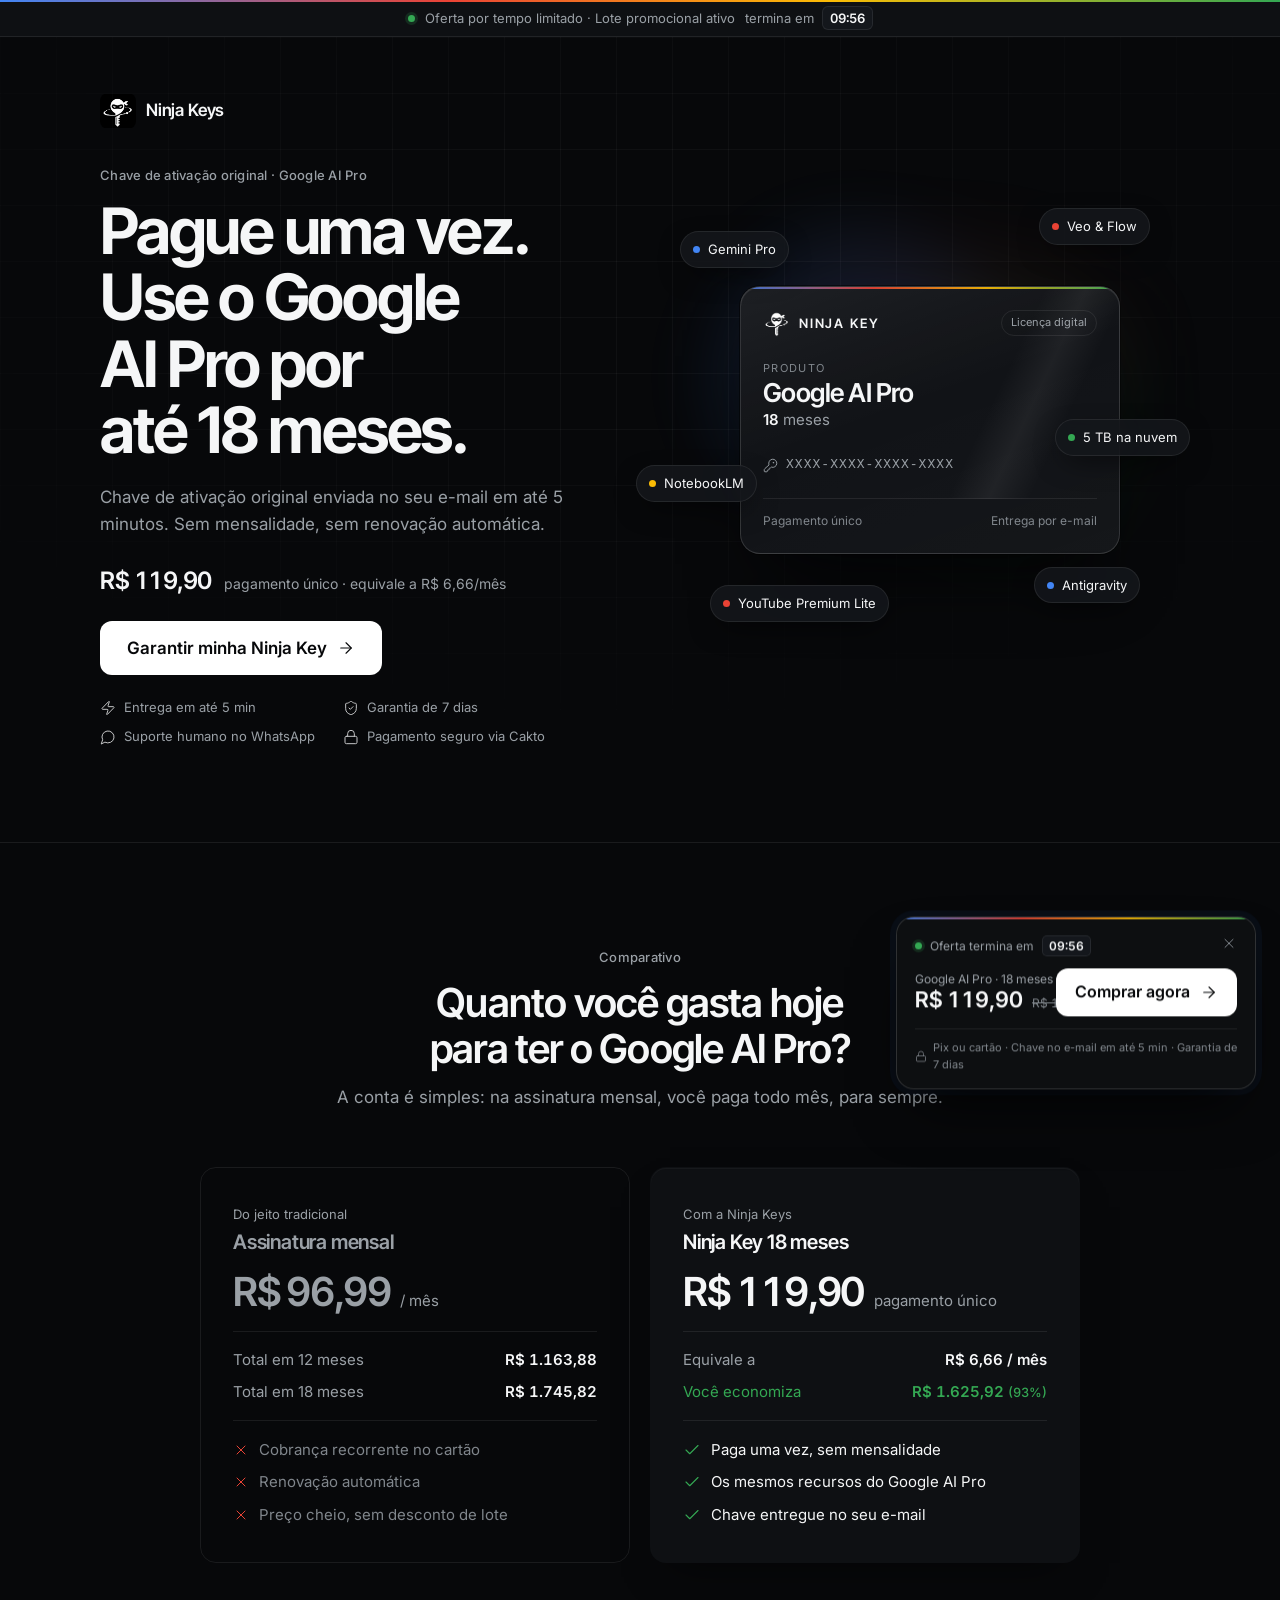
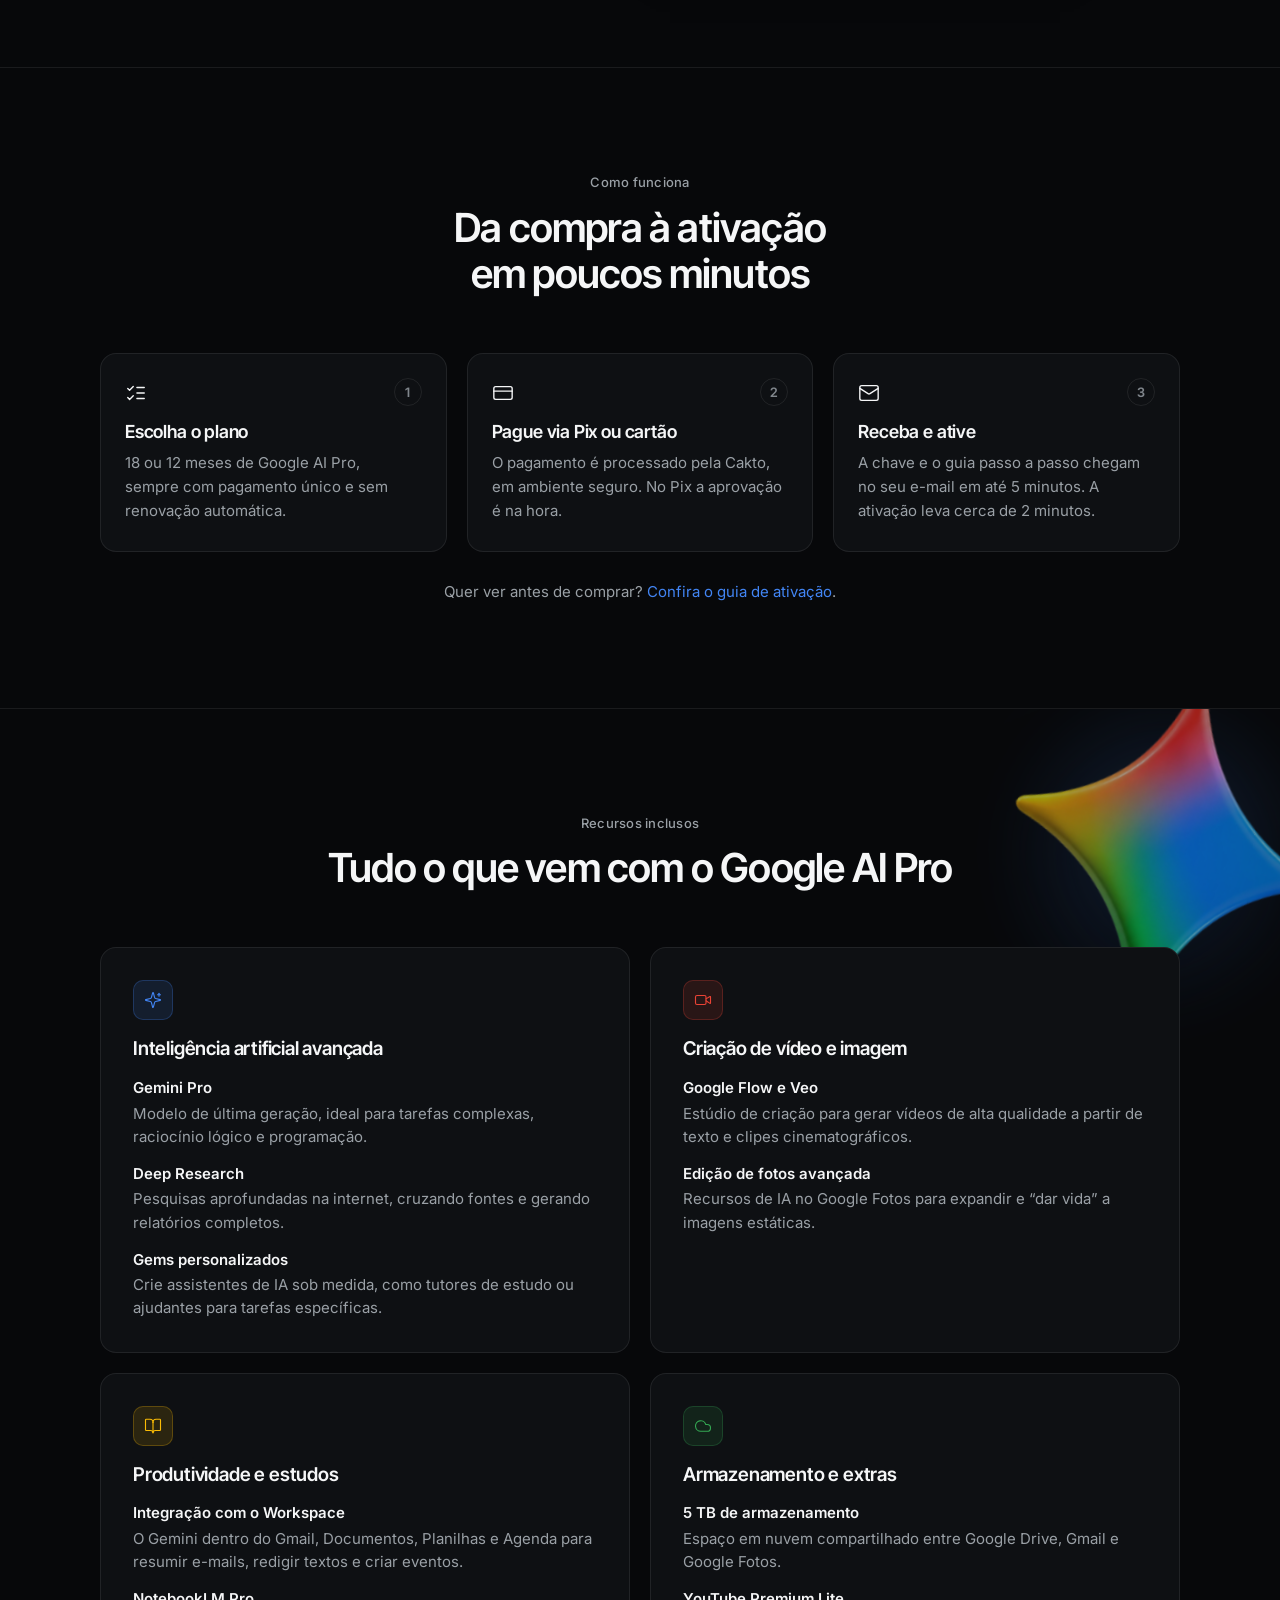
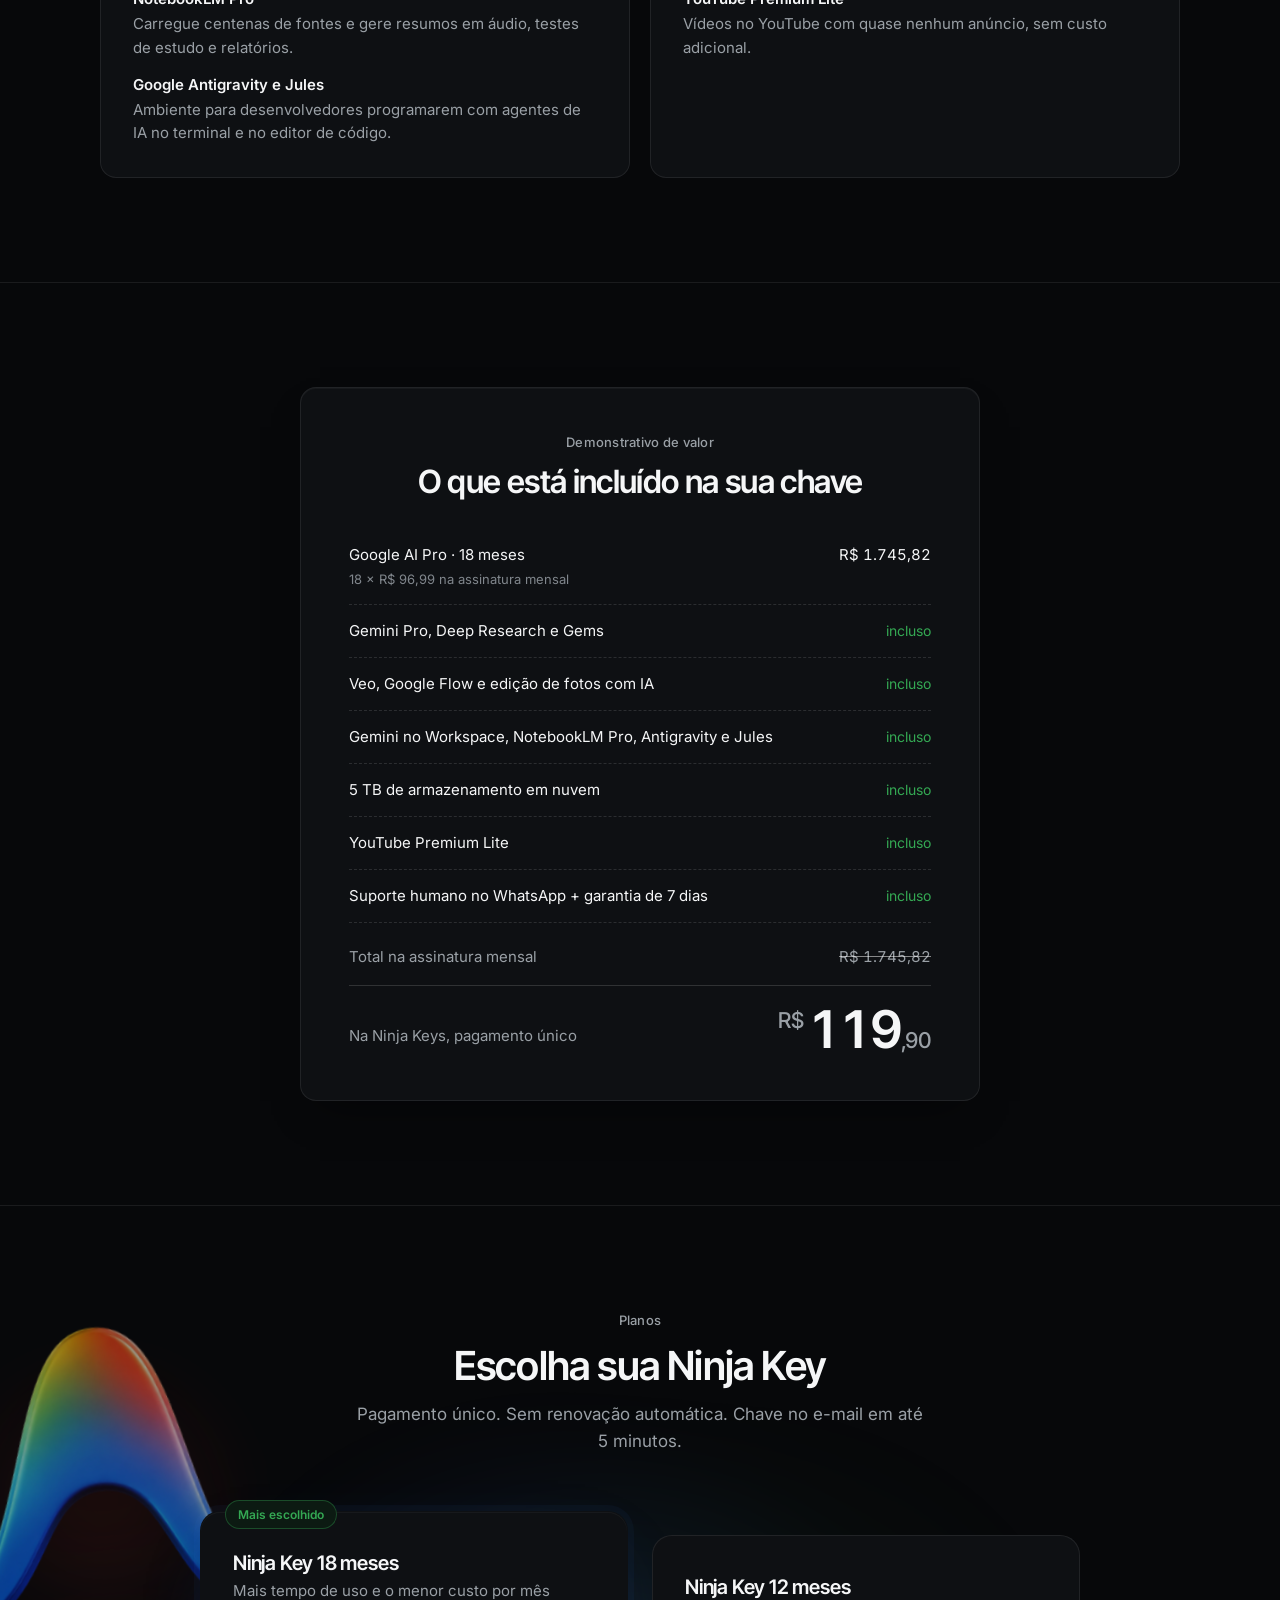
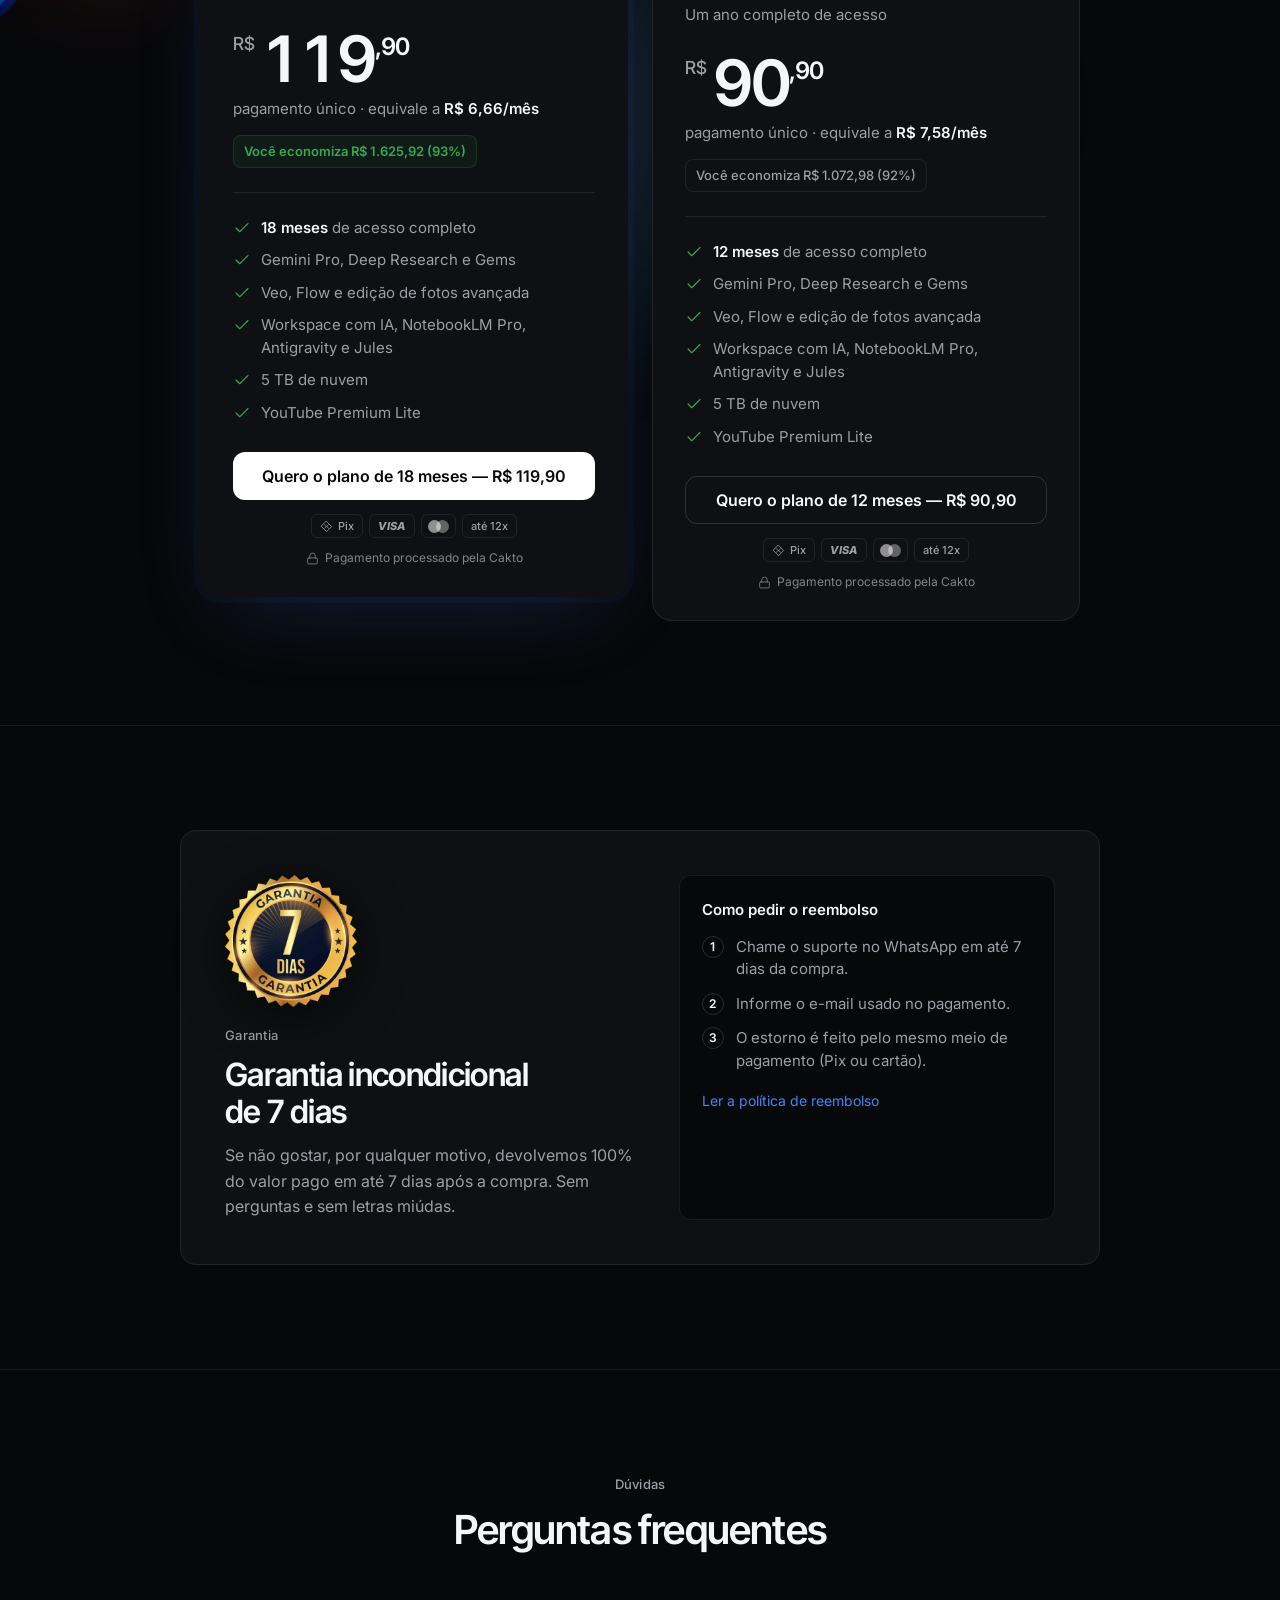
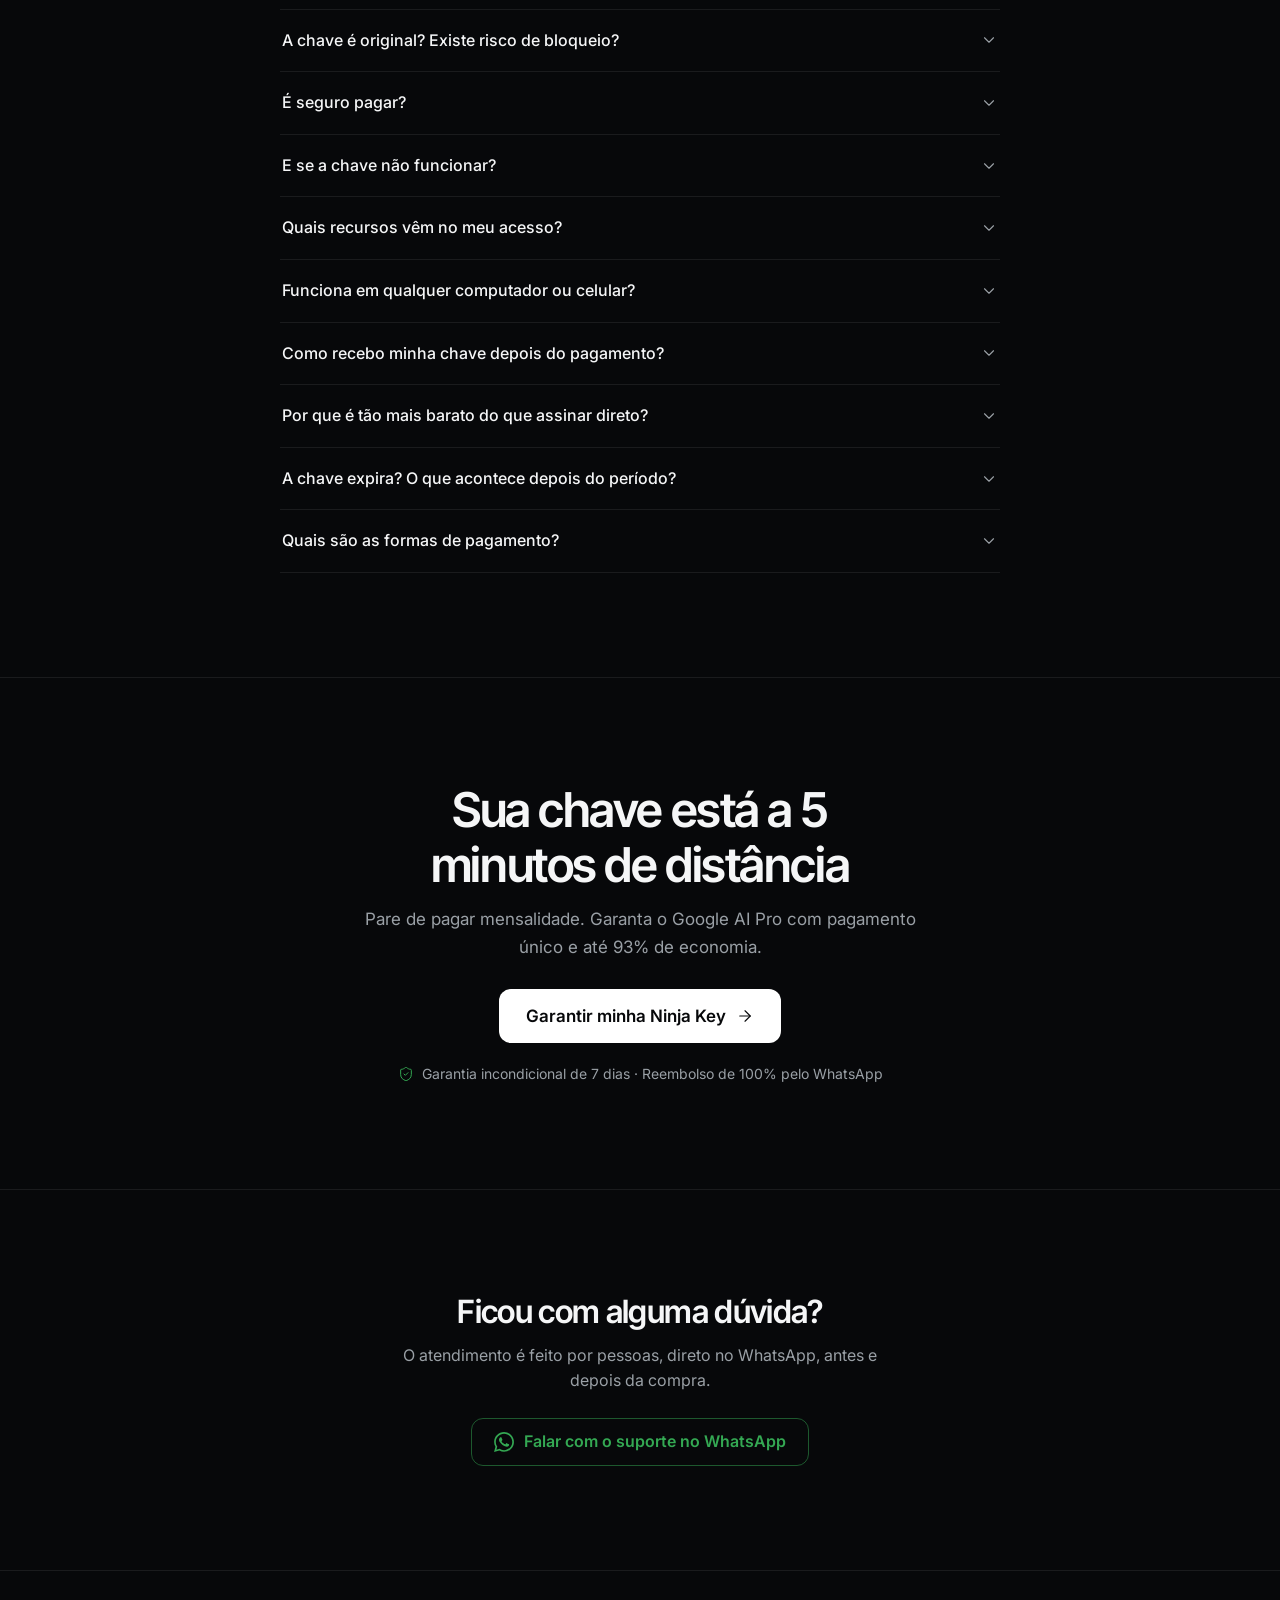
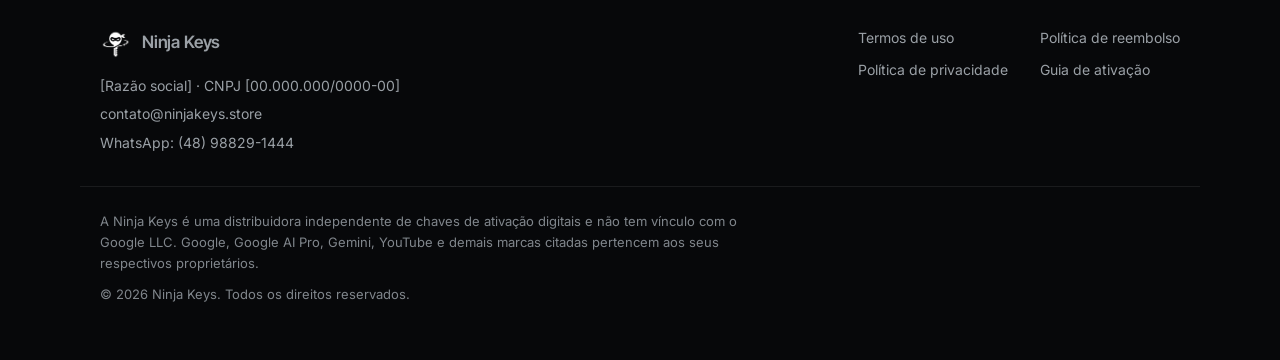
<file: index.html>
<!DOCTYPE html>
<html lang="pt-BR">
<head>
  <meta charset="UTF-8">
  <meta name="viewport" content="width=device-width, initial-scale=1.0">
  <title>Ninja Keys — Google AI Pro por até 18 meses com pagamento único (até 93% OFF)</title>

  <!-- SEO Meta Tags -->
  <meta name="description" content="Chave de ativação original do Google AI Pro com pagamento único, sem mensalidade. Até 93% de economia, entrega no seu e-mail em até 5 minutos e garantia de 7 dias.">
  <meta name="keywords" content="Ninja Keys, Google AI Pro, chave de ativação Google AI Pro, Gemini Pro, Deep Research, Veo, NotebookLM, Antigravity">
  <meta name="theme-color" content="#07080A">
  <meta property="og:type" content="website">
  <meta property="og:locale" content="pt_BR">
  <meta property="og:site_name" content="Ninja Keys">
  <meta property="og:title" content="Pague uma vez. Use o Google AI Pro por até 18 meses.">
  <meta property="og:description" content="Chave de ativação enviada no seu e-mail em até 5 minutos. Sem mensalidade, sem renovação automática. Garantia de 7 dias.">

  <!-- Favicon -->
  <link rel="icon" type="image/webp" href="logo1.webp">

  <!-- Typography (Inter Tight para títulos, Inter para texto) -->
  <link rel="preconnect" href="https://fonts.googleapis.com">
  <link rel="preconnect" href="https://fonts.gstatic.com" crossorigin>
  <link href="https://fonts.googleapis.com/css2?family=Inter:wght@400;500;600&family=Inter+Tight:wght@500;600;700&display=swap" rel="stylesheet">

  <link rel="stylesheet" href="style.css">
  <script>document.documentElement.classList.add('js');</script>

  <!-- Microsoft Clarity Analytics -->
  <script type="text/javascript">
      (function(c,l,a,r,i,t,y){
          c[a]=c[a]||function(){(c[a].q=c[a].q||[]).push(arguments)};
          t=l.createElement(r);t.async=1;t.src="https://www.clarity.ms/tag/"+i;
          y=l.getElementsByTagName(r)[0];y.parentNode.insertBefore(t,y);
      })(window, document, "clarity", "script", "xyclykkiae");
  </script>

  <!-- Meta Pixel Code -->
  <script>
  !function(f,b,e,v,n,t,s)
  {if(f.fbq)return;n=f.fbq=function(){n.callMethod?
  n.callMethod.apply(n,arguments):n.queue.push(arguments)};
  if(!f._fbq)f._fbq=n;n.push=n;n.loaded=!0;n.version='2.0';
  n.queue=[];t=b.createElement(e);t.async=!0;
  t.src=v;s=b.getElementsByTagName(e)[0];
  s.parentNode.insertBefore(t,s)}(window, document,'script',
  'https://connect.facebook.net/en_US/fbevents.js');
  fbq('init', '1609797197351791');
  fbq('track', 'ViewContent');
  </script>
  <noscript><img height="1" width="1" style="display:none"
  src="https://www.facebook.com/tr?id=1609797197351791&ev=ViewContent&noscript=1"
  /></noscript>
  <!-- End Meta Pixel Code -->
</head>
<body>

  <!-- ICON SPRITE (Lucide, stroke 1.5) -->
  <svg width="0" height="0" style="position:absolute" aria-hidden="true">
    <defs>
      <symbol id="i-check" viewBox="0 0 24 24"><path d="M20 6 9 17l-5-5"/></symbol>
      <symbol id="i-x" viewBox="0 0 24 24"><path d="M18 6 6 18"/><path d="m6 6 12 12"/></symbol>
      <symbol id="i-zap" viewBox="0 0 24 24"><path d="M4 14a1 1 0 0 1-.78-1.63l9.9-10.2a.5.5 0 0 1 .86.46l-1.92 6.02A1 1 0 0 0 13 10h7a1 1 0 0 1 .78 1.63l-9.9 10.2a.5.5 0 0 1-.86-.46l1.92-6.02A1 1 0 0 0 11 14z"/></symbol>
      <symbol id="i-shield" viewBox="0 0 24 24"><path d="M20 13c0 5-3.5 7.5-7.66 8.95a1 1 0 0 1-.67-.01C7.5 20.5 4 18 4 13V6a1 1 0 0 1 1-1c2 0 4.5-1.2 6.24-2.72a1.17 1.17 0 0 1 1.52 0C14.51 3.81 17 5 19 5a1 1 0 0 1 1 1z"/><path d="m9 12 2 2 4-4"/></symbol>
      <symbol id="i-lock" viewBox="0 0 24 24"><rect width="18" height="11" x="3" y="11" rx="2" ry="2"/><path d="M7 11V7a5 5 0 0 1 10 0v4"/></symbol>
      <symbol id="i-mail" viewBox="0 0 24 24"><rect width="20" height="16" x="2" y="4" rx="2"/><path d="m22 7-8.97 5.7a1.94 1.94 0 0 1-2.06 0L2 7"/></symbol>
      <symbol id="i-chat" viewBox="0 0 24 24"><path d="M7.9 20A9 9 0 1 0 4 16.1L2 22Z"/></symbol>
      <symbol id="i-card" viewBox="0 0 24 24"><rect width="20" height="14" x="2" y="5" rx="2"/><path d="M2 10h20"/></symbol>
      <symbol id="i-sparkles" viewBox="0 0 24 24"><path d="M9.937 15.5A2 2 0 0 0 8.5 14.063l-6.135-1.582a.5.5 0 0 1 0-.962L8.5 9.936A2 2 0 0 0 9.937 8.5l1.582-6.135a.5.5 0 0 1 .963 0L14.063 8.5A2 2 0 0 0 15.5 9.937l6.135 1.581a.5.5 0 0 1 0 .964L15.5 14.063a2 2 0 0 0-1.437 1.437l-1.582 6.135a.5.5 0 0 1-.963 0z"/><path d="M20 3v4"/><path d="M22 5h-4"/></symbol>
      <symbol id="i-video" viewBox="0 0 24 24"><path d="m16 13 5.223 3.482a.5.5 0 0 0 .777-.416V7.87a.5.5 0 0 0-.752-.432L16 10.5"/><rect x="2" y="6" width="14" height="12" rx="2"/></symbol>
      <symbol id="i-book" viewBox="0 0 24 24"><path d="M12 7v14"/><path d="M3 18a1 1 0 0 1-1-1V4a1 1 0 0 1 1-1h5a4 4 0 0 1 4 4 4 4 0 0 1 4-4h5a1 1 0 0 1 1 1v13a1 1 0 0 1-1 1h-6a3 3 0 0 0-3 3 3 3 0 0 0-3-3z"/></symbol>
      <symbol id="i-cloud" viewBox="0 0 24 24"><path d="M17.5 19H9a7 7 0 1 1 6.71-9h1.79a4.5 4.5 0 1 1 0 9Z"/></symbol>
      <symbol id="i-list" viewBox="0 0 24 24"><path d="m3 17 2 2 4-4"/><path d="m3 7 2 2 4-4"/><path d="M13 6h8"/><path d="M13 12h8"/><path d="M13 18h8"/></symbol>
      <symbol id="i-key" viewBox="0 0 24 24"><path d="M2.586 17.414A2 2 0 0 0 2 18.828V21a1 1 0 0 0 1 1h3a1 1 0 0 0 1-1v-1a1 1 0 0 1 1-1h1a1 1 0 0 0 1-1v-1a1 1 0 0 1 1-1h.172a2 2 0 0 0 1.414-.586l.814-.814a6.5 6.5 0 1 0-4-4z"/><circle cx="16.5" cy="7.5" r=".5" fill="currentColor"/></symbol>
      <symbol id="i-left" viewBox="0 0 24 24"><path d="m15 18-6-6 6-6"/></symbol>
      <symbol id="i-right" viewBox="0 0 24 24"><path d="m9 18 6-6-6-6"/></symbol>
      <symbol id="i-down" viewBox="0 0 24 24"><path d="m6 9 6 6 6-6"/></symbol>
      <symbol id="i-arrow" viewBox="0 0 24 24"><path d="M5 12h14"/><path d="m12 5 7 7-7 7"/></symbol>
      <symbol id="i-refund" viewBox="0 0 24 24"><path d="M3 12a9 9 0 1 0 9-9 9.75 9.75 0 0 0-6.74 2.74L3 8"/><path d="M3 3v5h5"/></symbol>
      <symbol id="i-clock" viewBox="0 0 24 24"><circle cx="12" cy="12" r="10"/><path d="M12 6v6l4 2"/></symbol>
      <symbol id="i-pix" viewBox="0 0 24 24"><path d="M12 2.5 21.5 12 12 21.5 2.5 12z"/><path d="M8 8.5 12 12.5l4-4"/><path d="M8 15.5l4-4 4 4"/></symbol>
    </defs>
  </svg>

  <div class="scroll-progress" aria-hidden="true"></div>

  <!-- TOP BAR -->
  <div class="topbar" id="topbar">
    <div class="container topbar-inner">
      <span class="status-dot" aria-hidden="true"></span>
      <span>Oferta por tempo limitado<span class="hide-sm"> · Lote promocional ativo</span></span>
      <span class="topbar-timer" id="timerBox">termina em <strong id="timer" class="tab">10:00</strong></span>
    </div>
  </div>

  <main>

    <!-- HERO -->
    <section class="hero" id="hero">
      <div class="hero-grid-bg" aria-hidden="true"></div>
      <div class="container hero-layout">

        <div class="hero-copy">
          <div class="brand-row">
            <img src="img/logo1.webp" alt="" width="36" height="36" class="brand-mark">
            <span class="brand-name">Ninja Keys</span>
          </div>

          <p class="eyebrow">Chave de ativação original · Google AI Pro</p>

          <h1 class="hero-title">Pague uma vez. Use o Google AI Pro por até 18&nbsp;meses.</h1>

          <p class="hero-sub">Chave de ativação original enviada no seu e-mail em até 5 minutos. Sem mensalidade, sem renovação automática.</p>

          <div class="hero-price-line">
            <span class="hero-price">R$ 119,90</span>
            <span class="hero-price-note">pagamento único · equivale a R$ 6,66/mês</span>
          </div>

          <a href="#planos" class="btn btn-primary btn-lg">
            Garantir minha Ninja Key
            <svg class="i" aria-hidden="true"><use href="#i-arrow"/></svg>
          </a>

          <ul class="assurance-bar" aria-label="Garantias">
            <li><svg class="i" aria-hidden="true"><use href="#i-zap"/></svg>Entrega em até 5 min</li>
            <li><svg class="i" aria-hidden="true"><use href="#i-shield"/></svg>Garantia de 7 dias</li>
            <li><svg class="i" aria-hidden="true"><use href="#i-chat"/></svg>Suporte humano no WhatsApp</li>
            <li><svg class="i" aria-hidden="true"><use href="#i-lock"/></svg>Pagamento seguro via Cakto</li>
          </ul>
        </div>

        <!-- Visual do produto (HTML/CSS no lugar da imagem antiga) -->
        <div class="hero-visual" aria-hidden="true">
          <div class="hero-glow"></div>

          <div class="license">
            <div class="license-head">
              <img src="img/logo1.webp" alt="" width="28" height="28" class="license-logo">
              <span class="license-brand">NINJA KEY</span>
              <span class="license-type">Licença digital</span>
            </div>
            <div class="license-body">
              <span class="license-label">Produto</span>
              <span class="license-product">Google AI Pro</span>
              <span class="license-term"><b>18</b> meses</span>
            </div>
            <div class="license-key">
              <svg class="i" aria-hidden="true"><use href="#i-key"/></svg>
              <span>XXXX-XXXX-XXXX-XXXX</span>
            </div>
            <div class="license-foot">
              <span>Pagamento único</span>
              <span>Entrega por e-mail</span>
            </div>
          </div>

          <ul class="chips">
            <li class="chip chip-1"><i style="--c: var(--g-blue)"></i>Gemini Pro</li>
            <li class="chip chip-2"><i style="--c: var(--g-red)"></i>Veo &amp; Flow</li>
            <li class="chip chip-3"><i style="--c: var(--g-yellow)"></i>NotebookLM</li>
            <li class="chip chip-4"><i style="--c: var(--g-green)"></i>5 TB na nuvem</li>
            <li class="chip chip-5"><i style="--c: var(--g-red)"></i>YouTube Premium Lite</li>
            <li class="chip chip-6"><i style="--c: var(--g-blue)"></i>Antigravity</li>
          </ul>
        </div>

      </div>
    </section>

    <!-- QUANTO VOCÊ GASTA HOJE -->
    <section class="section" id="comparativo">
      <div class="container">
        <header class="section-head reveal">
          <p class="eyebrow">Comparativo</p>
          <h2>Quanto você gasta hoje para ter o Google AI Pro?</h2>
          <p>A conta é simples: na assinatura mensal, você paga todo mês, para sempre.</p>
        </header>

        <div class="compare-grid">
          <article class="compare-card is-muted reveal">
            <p class="compare-tag">Do jeito tradicional</p>
            <h3>Assinatura mensal</h3>
            <div class="price-row">
              <span class="price-num">R$ 96,99</span>
              <span class="price-per">/ mês</span>
            </div>
            <dl class="compare-totals">
              <div><dt>Total em 12 meses</dt><dd>R$ 1.163,88</dd></div>
              <div><dt>Total em 18 meses</dt><dd>R$ 1.745,82</dd></div>
            </dl>
            <ul class="list list-x">
              <li><svg class="i" aria-hidden="true"><use href="#i-x"/></svg>Cobrança recorrente no cartão</li>
              <li><svg class="i" aria-hidden="true"><use href="#i-x"/></svg>Renovação automática</li>
              <li><svg class="i" aria-hidden="true"><use href="#i-x"/></svg>Preço cheio, sem desconto de lote</li>
            </ul>
          </article>

          <article class="compare-card is-featured gradient-border reveal">
            <p class="compare-tag">Com a Ninja Keys</p>
            <h3>Ninja Key 18 meses</h3>
            <div class="price-row">
              <span class="price-num">R$ 119,90</span>
              <span class="price-per">pagamento único</span>
            </div>
            <dl class="compare-totals">
              <div><dt>Equivale a</dt><dd>R$ 6,66 / mês</dd></div>
              <div class="is-saving"><dt>Você economiza</dt><dd><span data-count="1625.92">R$ 1.625,92</span> <small>(93%)</small></dd></div>
            </dl>
            <ul class="list list-check">
              <li><svg class="i" aria-hidden="true"><use href="#i-check"/></svg>Paga uma vez, sem mensalidade</li>
              <li><svg class="i" aria-hidden="true"><use href="#i-check"/></svg>Os mesmos recursos do Google AI Pro</li>
              <li><svg class="i" aria-hidden="true"><use href="#i-check"/></svg>Chave entregue no seu e-mail</li>
            </ul>
          </article>
        </div>
      </div>
    </section>

    <!-- COMO FUNCIONA -->
    <section class="section" id="como-funciona">
      <div class="container">
        <header class="section-head reveal">
          <p class="eyebrow">Como funciona</p>
          <h2>Da compra à ativação em poucos minutos</h2>
        </header>

        <ol class="steps">
          <li class="step reveal">
            <span class="step-num">1</span>
            <svg class="i i-lg" aria-hidden="true"><use href="#i-list"/></svg>
            <h3>Escolha o plano</h3>
            <p>18 ou 12 meses de Google AI Pro, sempre com pagamento único e sem renovação automática.</p>
          </li>
          <li class="step reveal">
            <span class="step-num">2</span>
            <svg class="i i-lg" aria-hidden="true"><use href="#i-card"/></svg>
            <h3>Pague via Pix ou cartão</h3>
            <p>O pagamento é processado pela Cakto, em ambiente seguro. No Pix a aprovação é na hora.</p>
          </li>
          <li class="step reveal">
            <span class="step-num">3</span>
            <svg class="i i-lg" aria-hidden="true"><use href="#i-mail"/></svg>
            <h3>Receba e ative</h3>
            <p>A chave e o guia passo a passo chegam no seu e-mail em até 5 minutos. A ativação leva cerca de 2 minutos.</p>
          </li>
        </ol>

        <p class="steps-note reveal">
          Quer ver antes de comprar? <a href="/ativacao">Confira o guia de ativação</a>.
        </p>
      </div>
    </section>

    <!-- RECURSOS INCLUSOS -->
    <section class="section has-decor" id="recursos">
      <div class="decor decor-gemini" aria-hidden="true">
        <img src="img/gemini3D.webp" width="842" height="903" alt="" loading="lazy" decoding="async">
      </div>
      <div class="container">
        <header class="section-head reveal">
          <p class="eyebrow">Recursos inclusos</p>
          <h2>Tudo o que vem com o Google AI Pro</h2>
        </header>

        <div class="features-grid">
          <article class="feature reveal">
            <div class="feature-icon" style="--c: var(--g-blue)"><svg class="i" aria-hidden="true"><use href="#i-sparkles"/></svg></div>
            <h3>Inteligência artificial avançada</h3>
            <ul>
              <li><strong>Gemini Pro</strong> Modelo de última geração, ideal para tarefas complexas, raciocínio lógico e programação.</li>
              <li><strong>Deep Research</strong> Pesquisas aprofundadas na internet, cruzando fontes e gerando relatórios completos.</li>
              <li><strong>Gems personalizados</strong> Crie assistentes de IA sob medida, como tutores de estudo ou ajudantes para tarefas específicas.</li>
            </ul>
          </article>

          <article class="feature reveal">
            <div class="feature-icon" style="--c: var(--g-red)"><svg class="i" aria-hidden="true"><use href="#i-video"/></svg></div>
            <h3>Criação de vídeo e imagem</h3>
            <ul>
              <li><strong>Google Flow e Veo</strong> Estúdio de criação para gerar vídeos de alta qualidade a partir de texto e clipes cinematográficos.</li>
              <li><strong>Edição de fotos avançada</strong> Recursos de IA no Google Fotos para expandir e “dar vida” a imagens estáticas.</li>
            </ul>
          </article>

          <article class="feature reveal">
            <div class="feature-icon" style="--c: var(--g-yellow)"><svg class="i" aria-hidden="true"><use href="#i-book"/></svg></div>
            <h3>Produtividade e estudos</h3>
            <ul>
              <li><strong>Integração com o Workspace</strong> O Gemini dentro do Gmail, Documentos, Planilhas e Agenda para resumir e-mails, redigir textos e criar eventos.</li>
              <li><strong>NotebookLM Pro</strong> Carregue centenas de fontes e gere resumos em áudio, testes de estudo e relatórios.</li>
              <li><strong>Google Antigravity e Jules</strong> Ambiente para desenvolvedores programarem com agentes de IA no terminal e no editor de código.</li>
            </ul>
          </article>

          <article class="feature reveal">
            <div class="feature-icon" style="--c: var(--g-green)"><svg class="i" aria-hidden="true"><use href="#i-cloud"/></svg></div>
            <h3>Armazenamento e extras</h3>
            <ul>
              <li><strong>5 TB de armazenamento</strong> Espaço em nuvem compartilhado entre Google Drive, Gmail e Google Fotos.</li>
              <li><strong>YouTube Premium Lite</strong> Vídeos no YouTube com quase nenhum anúncio, sem custo adicional.</li>
            </ul>
          </article>
        </div>
      </div>
    </section>

    <!-- DEPOIMENTOS
         TODO: seção oculta (atributo hidden) até existirem prints REAIS de clientes.
         Os arquivos atuais em /depoimentos ("WhatsApp_chat_dark_mode_replica_*",
         "Change_number_39_to_47_*") parecem ser imagens geradas/editadas, não conversas reais,
         e por isso não estão publicados.
         Para ativar: adicione um <figure class="slide"> por print real (WebP, 768x1376),
         com alt descritivo, e remova o atributo hidden da <section>. -->
    <section class="section" id="depoimentos" hidden>
      <div class="container">
        <header class="section-head reveal">
          <p class="eyebrow">Depoimentos</p>
          <h2>O que dizem os clientes</h2>
          <!-- TODO: confirmar número real antes de exibir (ex.: "4.9/5 · +2.400 clientes") -->
        </header>

        <!-- Carrossel 3D: um <figure class="slide"> por print REAL. Funciona com 3 ou mais.
             Modelo de slide:
             <figure class="slide">
               <div class="phone"><div class="phone-notch"></div><div class="phone-screen">
                 <img src="depoimentos/cliente-1.webp" width="768" height="1376" loading="lazy" decoding="async"
                      alt="Conversa no WhatsApp: cliente conta que ativou a chave e já usa o Gemini nos estudos">
               </div></div>
             </figure> -->
        <div class="coverflow" id="carousel" tabindex="0" aria-roledescription="carrossel" aria-label="Depoimentos de clientes no WhatsApp">
          <div class="cf-stage" id="carouselTrack">
          </div>

          <div class="cf-controls">
            <button class="carousel-btn" id="carouselPrev" type="button" aria-label="Depoimento anterior">
              <svg class="i" aria-hidden="true"><use href="#i-left"/></svg>
            </button>
            <div class="carousel-dots" id="carouselDots" role="tablist" aria-label="Escolher depoimento"></div>
            <button class="carousel-btn" id="carouselNext" type="button" aria-label="Próximo depoimento">
              <svg class="i" aria-hidden="true"><use href="#i-right"/></svg>
            </button>
          </div>
          <p class="cf-hint">Arraste para o lado ou toque no print para ampliar</p>
        </div>
      </div>
    </section>

    <!-- DEMONSTRATIVO DE VALOR -->
    <section class="section" id="valor">
      <div class="container">
        <div class="receipt reveal">
          <header class="receipt-head">
            <p class="eyebrow">Demonstrativo de valor</p>
            <h2>O que está incluído na sua chave</h2>
          </header>

          <dl class="receipt-lines">
            <div class="receipt-line">
              <dt>Google AI Pro · 18 meses <span>18 × R$ 96,99 na assinatura mensal</span></dt>
              <dd class="tab">R$ 1.745,82</dd>
            </div>
            <div class="receipt-line">
              <dt>Gemini Pro, Deep Research e Gems</dt>
              <dd class="incl">incluso</dd>
            </div>
            <div class="receipt-line">
              <dt>Veo, Google Flow e edição de fotos com IA</dt>
              <dd class="incl">incluso</dd>
            </div>
            <div class="receipt-line">
              <dt>Gemini no Workspace, NotebookLM Pro, Antigravity e Jules</dt>
              <dd class="incl">incluso</dd>
            </div>
            <div class="receipt-line">
              <dt>5 TB de armazenamento em nuvem</dt>
              <dd class="incl">incluso</dd>
            </div>
            <div class="receipt-line">
              <dt>YouTube Premium Lite</dt>
              <dd class="incl">incluso</dd>
            </div>
            <div class="receipt-line">
              <dt>Suporte humano no WhatsApp + garantia de 7 dias</dt>
              <dd class="incl">incluso</dd>
            </div>
          </dl>

          <div class="receipt-total">
            <div class="receipt-was">
              <span>Total na assinatura mensal</span>
              <s class="tab">R$ 1.745,82</s>
            </div>
            <div class="receipt-now">
              <span>Na Ninja Keys, pagamento único</span>
              <span class="big-price"><small>R$</small>119<small>,90</small></span>
            </div>
          </div>
        </div>
      </div>
    </section>

    <!-- PLANOS -->
    <section class="section section-plans has-decor" id="planos">
      <div class="decor decor-antigravity" aria-hidden="true">
        <img src="img/Antigravity3D.webp" width="927" height="882" alt="" loading="lazy" decoding="async">
      </div>
      <div class="plans-glow" aria-hidden="true"></div>
      <div class="container">
        <header class="section-head reveal">
          <p class="eyebrow">Planos</p>
          <h2>Escolha sua Ninja Key</h2>
          <p>Pagamento único. Sem renovação automática. Chave no e-mail em até 5 minutos.</p>
        </header>

        <div class="plans-grid">

          <!-- 18 MESES (destaque) -->
          <article class="plan is-featured gradient-border reveal">
            <span class="plan-badge">Mais escolhido</span>
            <h3 class="plan-name">Ninja Key 18 meses</h3>
            <p class="plan-desc">Mais tempo de uso e o menor custo por mês</p>

            <div class="plan-price">
              <span class="cur">R$</span><span class="int">119</span><span class="cents">,90</span>
            </div>
            <p class="plan-calc">pagamento único · equivale a <strong>R$ 6,66/mês</strong></p>
            <p class="saving-pill">Você economiza R$ 1.625,92 (93%)</p>

            <ul class="list list-check plan-list">
              <li><svg class="i" aria-hidden="true"><use href="#i-check"/></svg><span><strong>18 meses</strong> de acesso completo</span></li>
              <li><svg class="i" aria-hidden="true"><use href="#i-check"/></svg>Gemini Pro, Deep Research e Gems</li>
              <li><svg class="i" aria-hidden="true"><use href="#i-check"/></svg>Veo, Flow e edição de fotos avançada</li>
              <li><svg class="i" aria-hidden="true"><use href="#i-check"/></svg>Workspace com IA, NotebookLM Pro, Antigravity e Jules</li>
              <li><svg class="i" aria-hidden="true"><use href="#i-check"/></svg>5 TB de nuvem</li>
              <li><svg class="i" aria-hidden="true"><use href="#i-check"/></svg>YouTube Premium Lite</li>
            </ul>

            <a href="https://pay.cakto.com.br/9ix6yvm_1025492" target="_blank" rel="noopener noreferrer" class="btn btn-primary btn-block">
              Quero o plano de 18 meses — R$&nbsp;119,90
            </a>
            <div class="pay-seals">
              <span class="seal-methods">
                <span class="pm"><svg class="i" aria-hidden="true"><use href="#i-pix"/></svg>Pix</span>
                <span class="pm pm-visa" aria-label="Visa">VISA</span>
                <span class="pm pm-mc" aria-label="Mastercard"><i></i><i></i></span>
                <span class="pm">até 12x</span>
              </span>
              <span class="seal-lock"><svg class="i" aria-hidden="true"><use href="#i-lock"/></svg>Pagamento processado pela Cakto</span>
            </div>
          </article>

          <!-- 12 MESES -->
          <article class="plan reveal">
            <h3 class="plan-name">Ninja Key 12 meses</h3>
            <p class="plan-desc">Um ano completo de acesso</p>

            <div class="plan-price">
              <span class="cur">R$</span><span class="int">90</span><span class="cents">,90</span>
            </div>
            <p class="plan-calc">pagamento único · equivale a <strong>R$ 7,58/mês</strong></p>
            <p class="saving-pill is-quiet">Você economiza R$ 1.072,98 (92%)</p>

            <ul class="list list-check plan-list">
              <li><svg class="i" aria-hidden="true"><use href="#i-check"/></svg><span><strong>12 meses</strong> de acesso completo</span></li>
              <li><svg class="i" aria-hidden="true"><use href="#i-check"/></svg>Gemini Pro, Deep Research e Gems</li>
              <li><svg class="i" aria-hidden="true"><use href="#i-check"/></svg>Veo, Flow e edição de fotos avançada</li>
              <li><svg class="i" aria-hidden="true"><use href="#i-check"/></svg>Workspace com IA, NotebookLM Pro, Antigravity e Jules</li>
              <li><svg class="i" aria-hidden="true"><use href="#i-check"/></svg>5 TB de nuvem</li>
              <li><svg class="i" aria-hidden="true"><use href="#i-check"/></svg>YouTube Premium Lite</li>
            </ul>

            <a href="https://pay.cakto.com.br/6yu4pvh_1025482" target="_blank" rel="noopener noreferrer" class="btn btn-outline btn-block">
              Quero o plano de 12 meses — R$&nbsp;90,90
            </a>
            <div class="pay-seals">
              <span class="seal-methods">
                <span class="pm"><svg class="i" aria-hidden="true"><use href="#i-pix"/></svg>Pix</span>
                <span class="pm pm-visa" aria-label="Visa">VISA</span>
                <span class="pm pm-mc" aria-label="Mastercard"><i></i><i></i></span>
                <span class="pm">até 12x</span>
              </span>
              <span class="seal-lock"><svg class="i" aria-hidden="true"><use href="#i-lock"/></svg>Pagamento processado pela Cakto</span>
            </div>
          </article>

        </div>
        <!-- TODO: confirmar com a Cakto quais bandeiras de cartão estão habilitadas na sua conta -->
      </div>
    </section>

    <!-- GARANTIA -->
    <section class="section" id="garantia">
      <div class="container">
        <div class="guarantee reveal">
          <div class="guarantee-main">
            <img src="garantia.webp" alt="Selo de garantia de 7 dias" width="800" height="800" loading="lazy" class="guarantee-seal">
            <div>
              <p class="eyebrow">Garantia</p>
              <h2>Garantia incondicional de 7 dias</h2>
              <p>Se não gostar, por qualquer motivo, devolvemos 100% do valor pago em até 7 dias após a compra. Sem perguntas e sem letras miúdas.</p>
            </div>
          </div>
          <div class="guarantee-steps">
            <p class="guarantee-steps-title">Como pedir o reembolso</p>
            <ol>
              <li><span>1</span>Chame o suporte no WhatsApp em até 7 dias da compra.</li>
              <li><span>2</span>Informe o e-mail usado no pagamento.</li>
              <li><span>3</span>O estorno é feito pelo mesmo meio de pagamento (Pix ou cartão).</li>
              <!-- TODO: informar o prazo real do estorno -->
            </ol>
            <a class="text-link" href="/reembolso">Ler a política de reembolso</a>
          </div>
        </div>
      </div>
    </section>

    <!-- FAQ -->
    <section class="section" id="faq">
      <div class="container container-narrow">
        <header class="section-head reveal">
          <p class="eyebrow">Dúvidas</p>
          <h2>Perguntas frequentes</h2>
        </header>

        <div class="faq">
          <details name="faq">
            <summary>A chave é original? Existe risco de bloqueio?<svg class="i" aria-hidden="true"><use href="#i-down"/></svg></summary>
            <div class="faq-a"><p>Sim, é original e de uso individual. Cada Ninja Key é uma chave única que você resgata na sua própria conta Google. Não é conta compartilhada nem método alternativo. Se acontecer qualquer problema na ativação, você tem troca da chave ou reembolso.</p></div>
          </details>

          <details name="faq">
            <summary>É seguro pagar?<svg class="i" aria-hidden="true"><use href="#i-down"/></svg></summary>
            <div class="faq-a"><p>Sim. O pagamento é processado pela Cakto, uma plataforma de pagamentos brasileira, e a Ninja Keys não tem acesso aos dados do seu cartão. Você pode pagar via Pix ou cartão de crédito e ainda conta com a garantia incondicional de 7 dias.</p></div>
          </details>

          <details name="faq">
            <summary>E se a chave não funcionar?<svg class="i" aria-hidden="true"><use href="#i-down"/></svg></summary>
            <div class="faq-a"><p>Chame o suporte no WhatsApp. Uma pessoa da equipe ajuda na ativação e, se a chave apresentar problema, enviamos uma nova ou devolvemos o seu dinheiro.</p></div>
          </details>

          <details name="faq">
            <summary>Quais recursos vêm no meu acesso?<svg class="i" aria-hidden="true"><use href="#i-down"/></svg></summary>
            <div class="faq-a"><p>O pacote completo do Google AI Pro: Gemini Pro, Deep Research, Gems personalizados, Google Veo e Flow (texto para vídeo), edição de fotos com IA, integração com o Workspace (Gmail, Docs, Planilhas), NotebookLM Pro, Google Antigravity e Jules para programação, 5 TB de armazenamento em nuvem e YouTube Premium Lite.</p></div>
          </details>

          <details name="faq">
            <summary>Funciona em qualquer computador ou celular?<svg class="i" aria-hidden="true"><use href="#i-down"/></svg></summary>
            <div class="faq-a"><p>Sim. Como a chave é ativada na sua conta Google, o acesso funciona no Windows, Mac, Linux, Android e iOS.</p></div>
          </details>

          <details name="faq">
            <summary>Como recebo minha chave depois do pagamento?<svg class="i" aria-hidden="true"><use href="#i-down"/></svg></summary>
            <div class="faq-a"><p>O envio é automático. Assim que o pagamento via Pix ou cartão é aprovado, você recebe a chave e o guia de ativação no e-mail cadastrado em até 5 minutos.</p></div>
          </details>

          <details name="faq">
            <summary>Por que é tão mais barato do que assinar direto?<svg class="i" aria-hidden="true"><use href="#i-down"/></svg></summary>
            <!-- TODO: confirmar que esta explicação corresponde à origem real das chaves -->
            <div class="faq-a"><p>Compramos lotes de licenças em grande volume com distribuidores, o que nos permite repassar um desconto de até 93% para você.</p></div>
          </details>

          <details name="faq">
            <summary>A chave expira? O que acontece depois do período?<svg class="i" aria-hidden="true"><use href="#i-down"/></svg></summary>
            <div class="faq-a"><p>A chave garante acesso durante todo o período contratado (12 ou 18 meses). Não existe cobrança automática no seu cartão. No fim do período, você renova se quiser.</p></div>
          </details>

          <details name="faq">
            <summary>Quais são as formas de pagamento?<svg class="i" aria-hidden="true"><use href="#i-down"/></svg></summary>
            <div class="faq-a"><p>Pix, com aprovação e envio imediatos, e cartão de crédito em até 12x.</p></div>
          </details>
        </div>
      </div>
    </section>

    <!-- CTA FINAL -->
    <section class="section final-cta" id="finalCta">
      <div class="container container-narrow text-center reveal">
        <h2>Sua chave está a 5 minutos de distância</h2>
        <p>Pare de pagar mensalidade. Garanta o Google AI Pro com pagamento único e até 93% de economia.</p>
        <a href="#planos" class="btn btn-primary btn-lg">
          Garantir minha Ninja Key
          <svg class="i" aria-hidden="true"><use href="#i-arrow"/></svg>
        </a>
        <p class="final-note">
          <svg class="i" aria-hidden="true"><use href="#i-shield"/></svg>
          Garantia incondicional de 7 dias · Reembolso de 100% pelo WhatsApp
        </p>
      </div>
    </section>

    <!-- SUPORTE -->
    <section class="section support" id="contato">
      <div class="container container-narrow text-center reveal">
        <h2>Ficou com alguma dúvida?</h2>
        <p>O atendimento é feito por pessoas, direto no WhatsApp, antes e depois da compra.</p>
        <a href="https://wa.me/5548988291444?text=Ol%C3%A1!%20Gostaria%20de%20tirar%20algumas%20d%C3%BAvidas%20sobre%20a%20licen%C3%A7a%20Ninja%20Keys%20Google%20AI%20PRO." target="_blank" rel="noopener noreferrer" class="btn btn-wa">
          <svg width="20" height="20" viewBox="0 0 24 24" fill="currentColor" aria-hidden="true">
            <path d="M.057 24l1.687-6.163c-1.041-1.804-1.588-3.849-1.587-5.946.003-6.556 5.338-11.891 11.893-11.891 3.181.001 6.167 1.24 8.413 3.488 2.245 2.248 3.481 5.236 3.48 8.414-.003 6.557-5.338 11.892-11.893 11.892-1.99-.001-3.951-.5-5.688-1.448l-6.305 1.654zm6.597-3.807c1.676.995 3.276 1.591 5.392 1.592 5.448 0 9.886-4.434 9.889-9.885.002-5.462-4.415-9.89-9.881-9.892-5.452 0-9.887 4.434-9.889 9.884-.001 2.225.651 3.891 1.746 5.634l-.999 3.648 3.742-.981zm11.387-5.464c-.074-.124-.272-.198-.57-.347-.297-.149-1.758-.868-2.031-.967-.272-.099-.47-.149-.669.149-.198.297-.768.967-.941 1.165-.173.198-.347.223-.644.074-.297-.149-1.255-.462-2.39-1.475-.883-.788-1.48-1.761-1.653-2.059-.173-.297-.018-.458.13-.606.134-.133.297-.347.446-.521.151-.172.2-.296.3-.495.099-.198.05-.372-.025-.521-.075-.148-.669-1.611-.916-2.206-.242-.579-.487-.501-.669-.51l-.57-.01c-.198 0-.52.074-.792.372s-1.04 1.016-1.04 2.479 1.065 2.876 1.213 3.074c.149.198 2.095 3.2 5.076 4.487.709.306 1.263.489 1.694.626.712.226 1.36.194 1.872.118.571-.085 1.758-.719 2.006-1.413.248-.695.248-1.29.173-1.414z"/>
          </svg>
          Falar com o suporte no WhatsApp
        </a>
      </div>
    </section>

  </main>

  <!-- RODAPÉ -->
  <footer class="footer">
    <div class="container footer-grid">
      <div class="footer-brand">
        <div class="brand-row">
          <img src="img/logo1.webp" alt="" width="32" height="32" class="brand-mark" loading="lazy">
          <span class="brand-name">Ninja Keys</span>
        </div>
        <!-- TODO: preencher razão social e CNPJ reais -->
        <p>[Razão social] · CNPJ [00.000.000/0000-00]</p>
        <!-- TODO: preencher e-mail de contato real -->
        <p><a href="mailto:contato@ninjakeys.store">contato@ninjakeys.store</a></p>
        <p><a href="https://wa.me/5548988291444" target="_blank" rel="noopener noreferrer">WhatsApp: (48) 98829-1444</a></p>
      </div>

      <nav class="footer-links" aria-label="Links institucionais">
        <a href="/termos">Termos de uso</a>
        <a href="/reembolso">Política de reembolso</a>
        <a href="/privacidade">Política de privacidade</a>
        <a href="/ativacao">Guia de ativação</a>
      </nav>
    </div>

    <div class="container footer-legal">
      <p>A Ninja Keys é uma distribuidora independente de chaves de ativação digitais e não tem vínculo com o Google LLC. Google, Google AI Pro, Gemini, YouTube e demais marcas citadas pertencem aos seus respectivos proprietários.</p>
      <p>&copy; 2026 Ninja Keys. Todos os direitos reservados.</p>
    </div>
  </footer>

  <!-- BALÃO DE COMPRA FLUTUANTE
       Aberto: card (desktop) / barra inferior (celular) com cronômetro, preço e botão de compra.
       Fechado: vira um balão redondo no canto, que reabre sozinho depois de um tempo.
       Some no topo (hero), na seção de planos e no CTA final. -->
  <aside class="buy" id="buy" data-state="hidden" aria-label="Oferta Ninja Key 18 meses">
    <div class="buy-card" id="buyCard">
      <button class="buy-close" id="buyClose" type="button" aria-label="Minimizar oferta">
        <svg class="i" aria-hidden="true"><use href="#i-x"/></svg>
      </button>
      <p class="buy-timer" data-timer-box>
        <span class="status-dot" aria-hidden="true"></span>
        Oferta termina em <strong data-timer class="tab">10:00</strong>
      </p>
      <div class="buy-row">
        <div class="buy-info">
          <span class="buy-title">Google AI Pro · 18 meses</span>
          <span class="buy-price">R$ 119,90 <s>R$ 1.745,82</s></span>
        </div>
        <a href="https://pay.cakto.com.br/9ix6yvm_1025492" target="_blank" rel="noopener noreferrer" class="btn btn-primary buy-cta">
          Comprar agora
          <svg class="i" aria-hidden="true"><use href="#i-arrow"/></svg>
        </a>
      </div>
      <p class="buy-foot">
        <svg class="i" aria-hidden="true"><use href="#i-lock"/></svg>
        Pix ou cartão · Chave no e-mail em até 5 min · Garantia de 7 dias
      </p>
    </div>

    <button class="buy-bubble" id="buyBubble" type="button" aria-expanded="false" aria-controls="buyCard"
            aria-label="Abrir oferta: Google AI Pro 18 meses por R$ 119,90">
      <svg class="i" aria-hidden="true"><use href="#i-key"/></svg>
      <span class="buy-badge" aria-hidden="true">-93%</span>
    </button>
  </aside>

  <!-- LIGHTBOX DOS DEPOIMENTOS -->
  <div class="lightbox" id="lightbox" role="dialog" aria-modal="true" aria-label="Depoimento ampliado" hidden>
    <button class="lightbox-close" id="lightboxClose" type="button" aria-label="Fechar">
      <svg class="i" aria-hidden="true"><use href="#i-x"/></svg>
    </button>
    <img id="lightboxImg" alt="">
  </div>

  <script src="script.js"></script>
</body>
</html>
</file>
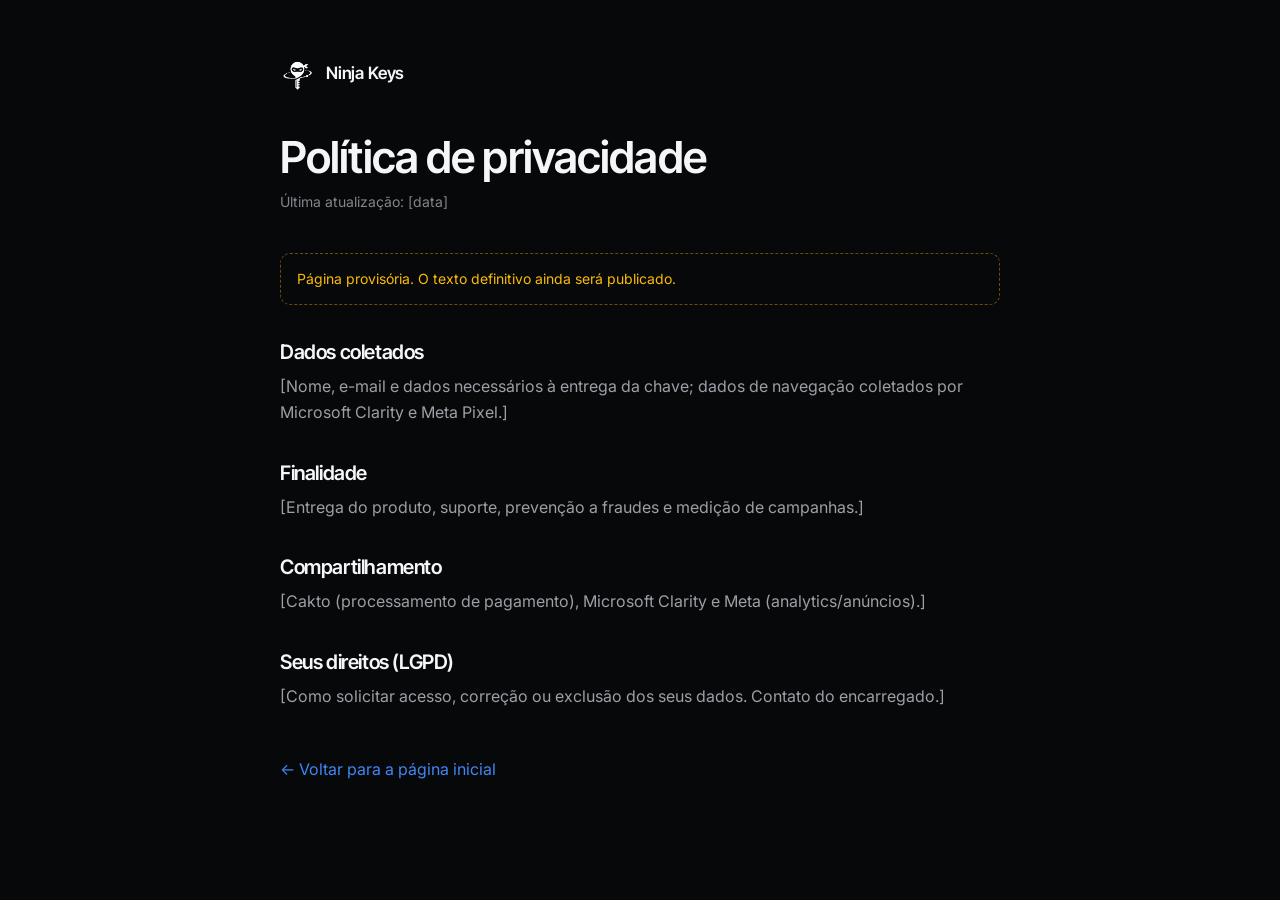
<file: privacidade.html>
<!DOCTYPE html>
<html lang="pt-BR">
<head>
  <meta charset="UTF-8">
  <meta name="viewport" content="width=device-width, initial-scale=1.0">
  <title>Política de privacidade — Ninja Keys</title>
  <meta name="robots" content="noindex">
  <meta name="theme-color" content="#07080A">
  <link rel="icon" type="image/webp" href="logo1.webp">
  <link rel="preconnect" href="https://fonts.googleapis.com">
  <link rel="preconnect" href="https://fonts.gstatic.com" crossorigin>
  <link href="https://fonts.googleapis.com/css2?family=Inter:wght@400;500;600&family=Inter+Tight:wght@600&display=swap" rel="stylesheet">
  <link rel="stylesheet" href="style.css">
</head>
<body>
  <main class="legal">
    <div class="container container-narrow">
      <a href="/" class="brand-row"><img src="img/logo1.webp" alt="" width="36" height="36" class="brand-mark"><span class="brand-name">Ninja Keys</span></a>
      <h1>Política de privacidade</h1>
      <p class="updated">Última atualização: [data]</p>
      <!-- TODO: substituir este conteúdo pelo texto revisado (idealmente por um advogado) -->
      <p class="placeholder">Página provisória. O texto definitivo ainda será publicado.</p>
      <h2>Dados coletados</h2>
      <p>[Nome, e-mail e dados necessários à entrega da chave; dados de navegação coletados por Microsoft Clarity e Meta Pixel.]</p>
      <h2>Finalidade</h2>
      <p>[Entrega do produto, suporte, prevenção a fraudes e medição de campanhas.]</p>
      <h2>Compartilhamento</h2>
      <p>[Cakto (processamento de pagamento), Microsoft Clarity e Meta (analytics/anúncios).]</p>
      <h2>Seus direitos (LGPD)</h2>
      <p>[Como solicitar acesso, correção ou exclusão dos seus dados. Contato do encarregado.]</p>
      <p style="margin-top:48px"><a href="/">← Voltar para a página inicial</a></p>
    </div>
  </main>
</body>
</html>
</file>
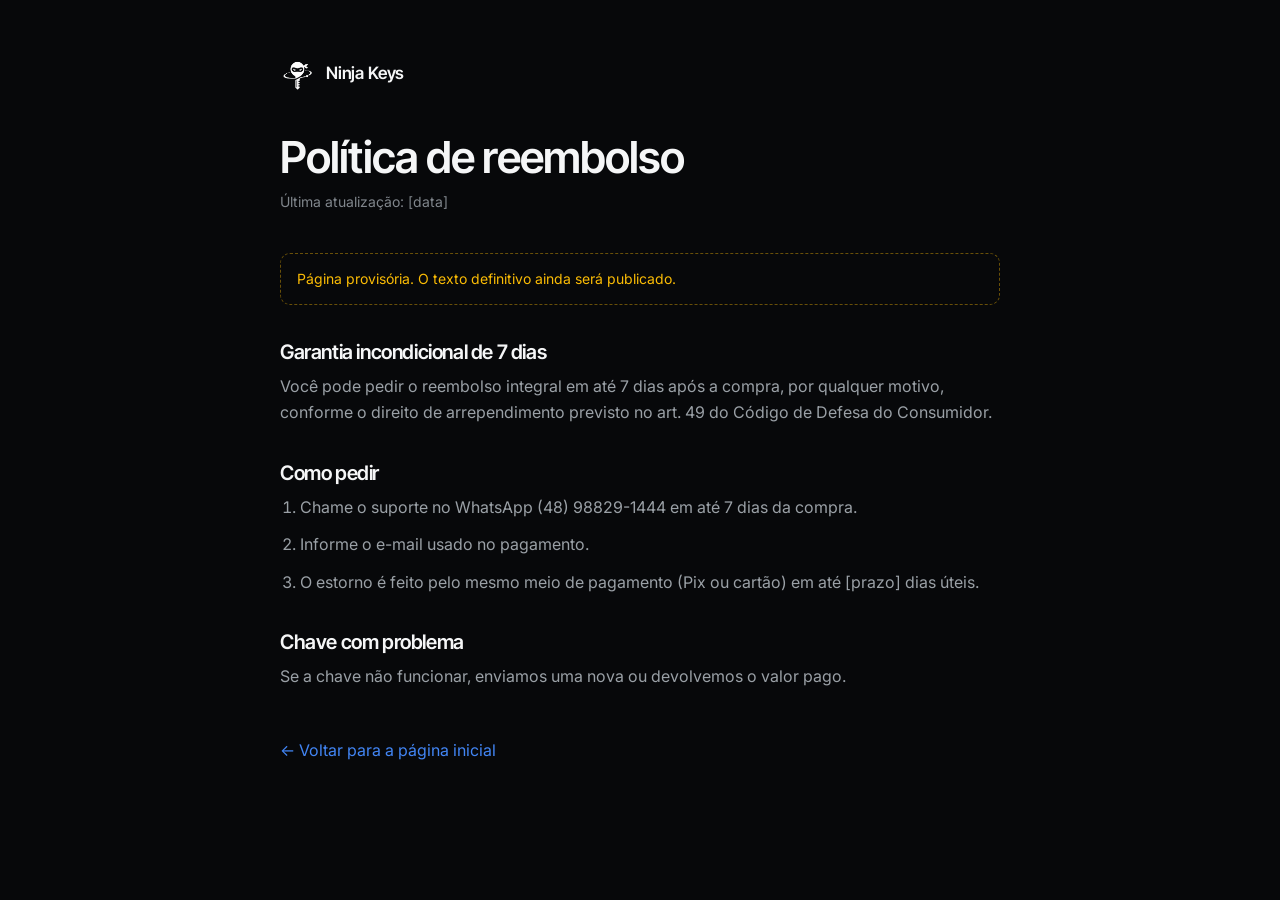
<file: reembolso.html>
<!DOCTYPE html>
<html lang="pt-BR">
<head>
  <meta charset="UTF-8">
  <meta name="viewport" content="width=device-width, initial-scale=1.0">
  <title>Política de reembolso — Ninja Keys</title>
  <meta name="robots" content="noindex">
  <meta name="theme-color" content="#07080A">
  <link rel="icon" type="image/webp" href="logo1.webp">
  <link rel="preconnect" href="https://fonts.googleapis.com">
  <link rel="preconnect" href="https://fonts.gstatic.com" crossorigin>
  <link href="https://fonts.googleapis.com/css2?family=Inter:wght@400;500;600&family=Inter+Tight:wght@600&display=swap" rel="stylesheet">
  <link rel="stylesheet" href="style.css">
</head>
<body>
  <main class="legal">
    <div class="container container-narrow">
      <a href="/" class="brand-row"><img src="img/logo1.webp" alt="" width="36" height="36" class="brand-mark"><span class="brand-name">Ninja Keys</span></a>
      <h1>Política de reembolso</h1>
      <p class="updated">Última atualização: [data]</p>
      <!-- TODO: substituir este conteúdo pelo texto revisado (idealmente por um advogado) -->
      <p class="placeholder">Página provisória. O texto definitivo ainda será publicado.</p>
      <h2>Garantia incondicional de 7 dias</h2>
      <p>Você pode pedir o reembolso integral em até 7 dias após a compra, por qualquer motivo, conforme o direito de arrependimento previsto no art. 49 do Código de Defesa do Consumidor.</p>
      <h2>Como pedir</h2>
      <ol>
        <li>Chame o suporte no WhatsApp (48) 98829-1444 em até 7 dias da compra.</li>
        <li>Informe o e-mail usado no pagamento.</li>
        <li>O estorno é feito pelo mesmo meio de pagamento (Pix ou cartão) em até [prazo] dias úteis.</li>
      </ol>
      <h2>Chave com problema</h2>
      <p>Se a chave não funcionar, enviamos uma nova ou devolvemos o valor pago.</p>
      <p style="margin-top:48px"><a href="/">← Voltar para a página inicial</a></p>
    </div>
  </main>
</body>
</html>
</file>
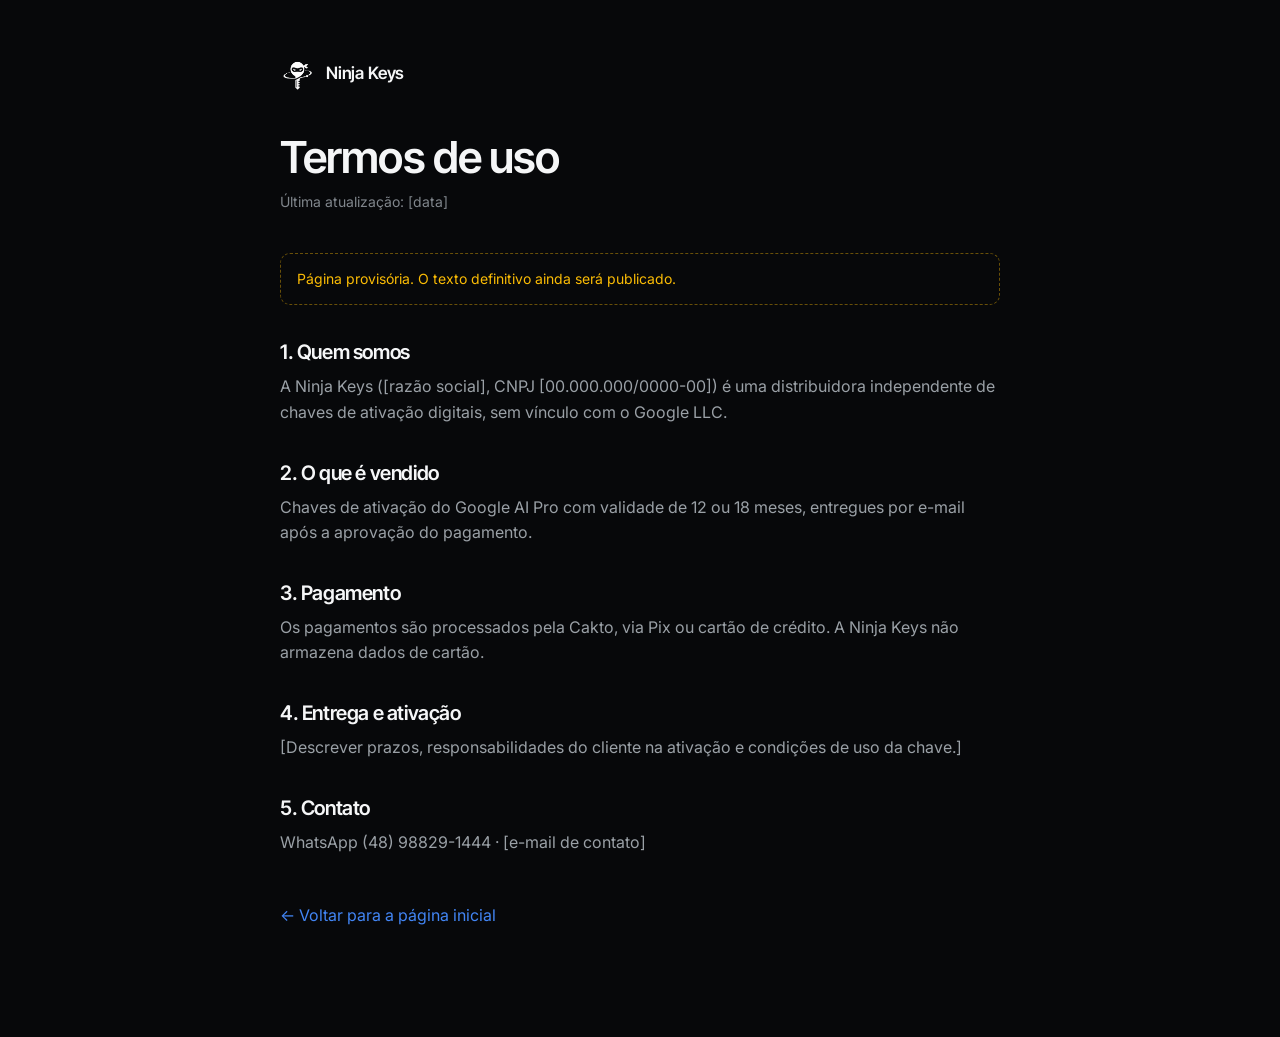
<file: termos.html>
<!DOCTYPE html>
<html lang="pt-BR">
<head>
  <meta charset="UTF-8">
  <meta name="viewport" content="width=device-width, initial-scale=1.0">
  <title>Termos de uso — Ninja Keys</title>
  <meta name="robots" content="noindex">
  <meta name="theme-color" content="#07080A">
  <link rel="icon" type="image/webp" href="logo1.webp">
  <link rel="preconnect" href="https://fonts.googleapis.com">
  <link rel="preconnect" href="https://fonts.gstatic.com" crossorigin>
  <link href="https://fonts.googleapis.com/css2?family=Inter:wght@400;500;600&family=Inter+Tight:wght@600&display=swap" rel="stylesheet">
  <link rel="stylesheet" href="style.css">
</head>
<body>
  <main class="legal">
    <div class="container container-narrow">
      <a href="/" class="brand-row"><img src="img/logo1.webp" alt="" width="36" height="36" class="brand-mark"><span class="brand-name">Ninja Keys</span></a>
      <h1>Termos de uso</h1>
      <p class="updated">Última atualização: [data]</p>
      <!-- TODO: substituir este conteúdo pelo texto revisado (idealmente por um advogado) -->
      <p class="placeholder">Página provisória. O texto definitivo ainda será publicado.</p>
      <h2>1. Quem somos</h2>
      <p>A Ninja Keys ([razão social], CNPJ [00.000.000/0000-00]) é uma distribuidora independente de chaves de ativação digitais, sem vínculo com o Google LLC.</p>
      <h2>2. O que é vendido</h2>
      <p>Chaves de ativação do Google AI Pro com validade de 12 ou 18 meses, entregues por e-mail após a aprovação do pagamento.</p>
      <h2>3. Pagamento</h2>
      <p>Os pagamentos são processados pela Cakto, via Pix ou cartão de crédito. A Ninja Keys não armazena dados de cartão.</p>
      <h2>4. Entrega e ativação</h2>
      <p>[Descrever prazos, responsabilidades do cliente na ativação e condições de uso da chave.]</p>
      <h2>5. Contato</h2>
      <p>WhatsApp (48) 98829-1444 · [e-mail de contato]</p>
      <p style="margin-top:48px"><a href="/">← Voltar para a página inicial</a></p>
    </div>
  </main>
</body>
</html>
</file>
<file: style.css>
/* ==========================================================================
   NINJA KEYS — Design system
   Base escura neutra + acentos Google só em detalhes.
   ========================================================================== */

:root {
  /* Base */
  --bg: #07080A;
  --surface: #0E1013;
  --surface-2: #14171C;
  --border: rgba(255, 255, 255, 0.08);
  --border-strong: rgba(255, 255, 255, 0.14);
  --text: #F5F6F7;
  --muted: #9AA0A6;
  --dim: #80868C;

  /* Acentos (somente detalhes) */
  --g-blue: #4285F4;
  --g-green: #34A853;
  --g-yellow: #FBBC05;
  --g-red: #EA4335;
  --g-gradient: linear-gradient(90deg, #4285F4 0%, #EA4335 35%, #FBBC05 65%, #34A853 100%);

  /* Tipografia */
  --font-display: 'Inter Tight', 'Inter', system-ui, -apple-system, 'Segoe UI', sans-serif;
  --font-body: 'Inter', system-ui, -apple-system, 'Segoe UI', sans-serif;

  /* Layout */
  --max: 1120px;
  --narrow: 760px;
  --radius: 16px;
  --radius-sm: 10px;
  --shadow: 0 1px 0 rgba(255,255,255,0.04) inset, 0 20px 40px -20px rgba(0,0,0,0.6);
  --topbar-h: 36px;
}

*, *::before, *::after { box-sizing: border-box; margin: 0; padding: 0; }

html {
  scroll-behavior: smooth;
  scroll-padding-top: 24px;
  -webkit-text-size-adjust: 100%;
}

body {
  font-family: var(--font-body);
  font-size: 16px;
  line-height: 1.6;
  background: var(--bg);
  color: var(--text);
  -webkit-font-smoothing: antialiased;
  -moz-osx-font-smoothing: grayscale;
  overflow-x: hidden;
}

img, svg { display: block; max-width: 100%; }
a { color: var(--g-blue); text-decoration: none; }
a:hover { text-decoration: underline; }
ul, ol { list-style: none; }
strong { font-weight: 600; color: var(--text); }

:focus-visible {
  outline: 2px solid var(--g-blue);
  outline-offset: 3px;
  border-radius: 6px;
}

h1, h2, h3 {
  font-family: var(--font-display);
  font-weight: 600;
  letter-spacing: -0.02em;
  line-height: 1.15;
  text-wrap: balance;
}
h2 { font-size: clamp(1.75rem, 1.3rem + 2vw, 2.5rem); }
h3 { font-size: 1.125rem; letter-spacing: -0.01em; }
p { text-wrap: pretty; }

.container { width: 100%; max-width: var(--max); margin: 0 auto; padding: 0 20px; }
.container-narrow { max-width: var(--narrow); }
.text-center { text-align: center; }
.tab, .price-num, .big-price, .plan-price, .hero-price { font-variant-numeric: tabular-nums; }

/* Ícones */
.i {
  width: 18px; height: 18px; flex: none;
  fill: none; stroke: currentColor; stroke-width: 1.5;
  stroke-linecap: round; stroke-linejoin: round;
}
.i-lg { width: 22px; height: 22px; }

.eyebrow {
  font-size: 0.8125rem;
  font-weight: 500;
  color: var(--muted);
  letter-spacing: 0.02em;
  margin-bottom: 12px;
}

/* ==========================================================================
   Botões
   ========================================================================== */
.btn {
  display: inline-flex; align-items: center; justify-content: center; gap: 10px;
  min-height: 48px;
  padding: 12px 22px;
  border-radius: 12px;
  font-family: var(--font-body);
  font-size: 1rem; font-weight: 600; line-height: 1.2;
  text-align: center;
  cursor: pointer;
  border: 1px solid transparent;
  transition: background-color .2s ease, border-color .2s ease, transform .2s ease, color .2s ease;
}
.btn:hover { text-decoration: none; }
.btn:active { transform: translateY(1px); }

.btn-primary { background: #FFFFFF; color: #07080A; }
.btn-primary:hover { background: #E6E8EB; }
.btn-outline { background: transparent; color: var(--text); border-color: var(--border-strong); }
.btn-outline:hover { border-color: rgba(255,255,255,0.32); background: rgba(255,255,255,0.03); }
.btn-wa { background: transparent; color: var(--g-green); border-color: rgba(52,168,83,0.5); }
.btn-wa:hover { background: rgba(52,168,83,0.08); border-color: var(--g-green); }

.btn-lg { min-height: 54px; padding: 14px 26px; font-size: 1.0625rem; width: 100%; }
.btn-block { width: 100%; }
.btn-sm { min-height: 44px; padding: 10px 18px; font-size: 0.9375rem; }

@media (min-width: 640px) {
  .btn-lg { width: auto; }
}

/* ==========================================================================
   Barra superior
   ========================================================================== */
.topbar {
  background: var(--surface);
  border-bottom: 1px solid var(--border);
  font-size: 0.8125rem;
  color: var(--muted);
}
.topbar-inner {
  min-height: var(--topbar-h);
  display: flex; align-items: center; justify-content: center; gap: 10px;
  text-align: center;
}
.topbar-timer { white-space: nowrap; }
.topbar-timer strong {
  display: inline-block; min-width: 3.2em; margin-left: 4px;
  padding: 1px 7px; border-radius: 6px;
  color: var(--text); font-weight: 600;
  background: var(--surface-2); border: 1px solid var(--border);
  font-variant-numeric: tabular-nums;
}
.status-dot {
  width: 7px; height: 7px; border-radius: 50%;
  background: var(--g-green);
  box-shadow: 0 0 0 3px rgba(52,168,83,0.18);
  flex: none;
}

/* ==========================================================================
   Marca
   ========================================================================== */
.brand-row { display: flex; align-items: center; gap: 10px; }
.brand-mark {
  width: 36px; height: 36px; border-radius: 8px;
  object-fit: contain;
  mix-blend-mode: screen; /* remove o fundo preto do logo */
}
.brand-name {
  font-family: var(--font-display);
  font-weight: 600; font-size: 1.0625rem; letter-spacing: -0.01em;
}

/* ==========================================================================
   Hero
   ========================================================================== */
.hero {
  position: relative;
  padding: 40px 0 64px;
  border-bottom: 1px solid var(--border);
  overflow: hidden;
  isolation: isolate;
}
.hero-grid-bg {
  position: absolute; inset: 0; z-index: -1;
  background-image:
    linear-gradient(rgba(255,255,255,0.035) 1px, transparent 1px),
    linear-gradient(90deg, rgba(255,255,255,0.035) 1px, transparent 1px);
  background-size: 56px 56px;
  -webkit-mask-image: radial-gradient(ellipse 70% 60% at 50% 30%, #000 30%, transparent 100%);
          mask-image: radial-gradient(ellipse 70% 60% at 50% 30%, #000 30%, transparent 100%);
}
.hero-layout { display: grid; gap: 48px; align-items: center; }
.hero-copy .brand-row { margin-bottom: 36px; }

.hero-title {
  font-size: clamp(2.5rem, 1.6rem + 4vw, 4rem);
  font-weight: 650;
  letter-spacing: -0.035em;
  line-height: 1.04;
  margin-bottom: 20px;
}
.hero-sub {
  font-size: 1.0625rem;
  color: var(--muted);
  max-width: 34em;
  margin-bottom: 24px;
}
.hero-price-line {
  display: flex; flex-wrap: wrap; align-items: baseline; gap: 6px 12px;
  margin-bottom: 20px;
}
.hero-price {
  font-family: var(--font-display);
  font-size: 1.5rem; font-weight: 600; letter-spacing: -0.02em;
}
.hero-price-note { font-size: 0.875rem; color: var(--muted); }

.assurance-bar {
  display: grid; grid-template-columns: 1fr 1fr; gap: 12px 16px;
  margin-top: 24px;
  font-size: 0.8125rem; color: var(--muted);
}
.assurance-bar li { display: flex; align-items: center; gap: 8px; line-height: 1.35; }
.assurance-bar .i { width: 16px; height: 16px; color: var(--text); opacity: .8; }

/* Visual: cartão de licença */
.hero-visual {
  position: relative;
  display: flex; flex-direction: column; align-items: center; gap: 20px;
  padding: 8px 0;
}
.hero-glow {
  position: absolute; z-index: -1;
  width: 520px; height: 420px; max-width: 120%;
  top: 50%; left: 50%; transform: translate(-50%, -55%);
  background:
    radial-gradient(closest-side at 35% 45%, rgba(66,133,244,0.22), transparent),
    radial-gradient(closest-side at 65% 55%, rgba(52,168,83,0.10), transparent),
    radial-gradient(closest-side at 55% 35%, rgba(234,67,53,0.07), transparent);
  filter: blur(20px);
  pointer-events: none;
}

.license {
  position: relative;
  width: 100%; max-width: 360px;
  aspect-ratio: 1.42 / 1;
  padding: 22px;
  border-radius: 20px;
  background:
    linear-gradient(160deg, rgba(255,255,255,0.07) 0%, rgba(255,255,255,0.015) 45%, rgba(255,255,255,0.03) 100%),
    #0D0F13;
  border: 1px solid var(--border-strong);
  box-shadow: 0 1px 0 rgba(255,255,255,0.08) inset, 0 40px 80px -30px rgba(0,0,0,0.9), 0 0 0 1px rgba(0,0,0,0.5);
  display: flex; flex-direction: column; justify-content: space-between;
  overflow: hidden;
  -webkit-backdrop-filter: blur(12px);
          backdrop-filter: blur(12px);
}
.license::before { /* linha de 4 cores no topo */
  content: ""; position: absolute; left: 0; right: 0; top: 0; height: 2px;
  background: var(--g-gradient);
  opacity: .9;
}
.license::after { /* brilho diagonal */
  content: ""; position: absolute; inset: -40% -20% auto auto;
  width: 70%; height: 120%;
  background: linear-gradient(115deg, transparent 40%, rgba(255,255,255,0.06) 50%, transparent 60%);
  pointer-events: none;
}
.license-head { display: flex; align-items: center; gap: 8px; }
.license-logo { width: 28px; height: 28px; mix-blend-mode: screen; }
.license-brand { font-family: var(--font-display); font-weight: 600; font-size: .8125rem; letter-spacing: .14em; }
.license-type {
  margin-left: auto;
  font-size: .6875rem; color: var(--muted);
  border: 1px solid var(--border); border-radius: 999px; padding: 3px 9px;
}
.license-body { display: flex; flex-direction: column; }
.license-label { font-size: .6875rem; color: var(--dim); text-transform: uppercase; letter-spacing: .12em; }
.license-product { font-family: var(--font-display); font-size: 1.625rem; font-weight: 600; letter-spacing: -0.02em; line-height: 1.2; }
.license-term { font-size: .9375rem; color: var(--muted); }
.license-term b { color: var(--text); font-weight: 600; }
.license-key {
  display: flex; align-items: center; gap: 8px;
  font-family: ui-monospace, 'SF Mono', Menlo, Consolas, monospace;
  font-size: .8125rem; letter-spacing: .08em; color: var(--muted);
}
.license-key .i { width: 15px; height: 15px; }
.license-foot {
  display: flex; justify-content: space-between;
  padding-top: 12px; border-top: 1px solid var(--border);
  font-size: .75rem; color: var(--dim);
}

.chips { display: flex; flex-wrap: wrap; justify-content: center; gap: 8px; max-width: 400px; }
.chip {
  display: inline-flex; align-items: center; gap: 8px;
  padding: 7px 12px;
  font-size: .8125rem; color: var(--text);
  background: rgba(20,23,28,0.85);
  border: 1px solid var(--border);
  border-radius: 999px;
  white-space: nowrap;
  -webkit-backdrop-filter: blur(8px);
          backdrop-filter: blur(8px);
}
.chip i { width: 7px; height: 7px; border-radius: 50%; background: var(--c); }

@media (min-width: 960px) {
  .hero { padding: 56px 0 96px; }
  .hero-layout { grid-template-columns: 1.05fr 1fr; gap: 56px; }
  .hero-visual { min-height: 460px; justify-content: center; }
  .license { max-width: 380px; }
  .chips { position: absolute; inset: 0; max-width: none; display: block; pointer-events: none; }
  .chip { position: absolute; box-shadow: 0 10px 30px -10px rgba(0,0,0,.8); }
  .chip-1 { top: 9%;  left: 0; }
  .chip-2 { top: 4%;  right: 6%; }
  .chip-3 { top: 60%; left: -9%; }
  .chip-4 { top: 50%; right: -2%; }
  .chip-5 { bottom: 6%; left: 6%; }
  .chip-6 { bottom: 10%; right: 8%; }
  .assurance-bar { grid-template-columns: repeat(2, max-content); gap: 12px 28px; }
}

/* ==========================================================================
   Seções
   ========================================================================== */
.section {
  position: relative;
  padding: 72px 0;
  border-bottom: 1px solid var(--border);
}
.section-head { text-align: center; max-width: 640px; margin: 0 auto 40px; }
.section-head p:not(.eyebrow) { color: var(--muted); margin-top: 12px; font-size: 1.0625rem; }

@media (min-width: 768px) {
  .section { padding: 104px 0; }
  .section-head { margin-bottom: 56px; }
}

/* Borda em gradiente de 4 cores (1px) */
.gradient-border {
  border: 1px solid transparent !important;
  background:
    linear-gradient(var(--surface), var(--surface)) padding-box,
    linear-gradient(135deg, rgba(66,133,244,.7), rgba(234,67,53,.45) 35%, rgba(251,188,5,.45) 65%, rgba(52,168,83,.7)) border-box;
}

/* Listas com ícone */
.list { display: grid; gap: 10px; }
.list li { display: flex; gap: 10px; align-items: flex-start; font-size: .9375rem; line-height: 1.5; }
.list .i { width: 18px; height: 18px; margin-top: 2px; }
.list-check .i { color: var(--g-green); }
.list-x .i { color: var(--g-red); width: 16px; height: 16px; margin-top: 3px; }

/* ==========================================================================
   Comparativo
   ========================================================================== */
.compare-grid { display: grid; gap: 16px; max-width: 880px; margin: 0 auto; }
.compare-card {
  padding: 28px 24px;
  border-radius: var(--radius);
  background: var(--surface);
  border: 1px solid var(--border);
}
.compare-tag { font-size: .8125rem; color: var(--muted); margin-bottom: 6px; }
.compare-card h3 { font-size: 1.25rem; margin-bottom: 18px; }
.price-row { display: flex; align-items: baseline; gap: 10px; flex-wrap: wrap; margin-bottom: 18px; }
.price-num { font-family: var(--font-display); font-size: 2.5rem; font-weight: 600; letter-spacing: -0.03em; line-height: 1; }
.price-per { color: var(--muted); font-size: .9375rem; }
.compare-totals {
  display: grid; gap: 8px;
  padding: 16px 0; margin-bottom: 18px;
  border-top: 1px solid var(--border); border-bottom: 1px solid var(--border);
  font-size: .9375rem;
}
.compare-totals div { display: flex; justify-content: space-between; gap: 12px; }
.compare-totals dt { color: var(--muted); }
.compare-totals dd { font-weight: 600; font-variant-numeric: tabular-nums; text-align: right; }
.compare-totals .is-saving dt, .compare-totals .is-saving dd { color: var(--g-green); }
.compare-totals small { font-size: .85em; font-weight: 500; }

.compare-card.is-muted { background: transparent; }
.compare-card.is-muted h3,
.compare-card.is-muted .price-num { color: var(--muted); }
.compare-card.is-muted .list li { color: var(--dim); }

.compare-card.is-featured { box-shadow: var(--shadow); }

@media (min-width: 768px) {
  .compare-grid { grid-template-columns: 1fr 1fr; gap: 20px; }
  .compare-card { padding: 36px 32px; }
}

/* ==========================================================================
   Como funciona
   ========================================================================== */
.steps { display: grid; gap: 16px; counter-reset: none; }
.step {
  position: relative;
  padding: 28px 24px;
  border-radius: var(--radius);
  background: var(--surface);
  border: 1px solid var(--border);
}
.step .i-lg { color: var(--text); margin-bottom: 18px; }
.step h3 { margin-bottom: 8px; }
.step p { color: var(--muted); font-size: .9375rem; }
.step-num {
  position: absolute; top: 24px; right: 24px;
  font-family: var(--font-display); font-size: .8125rem; font-weight: 600;
  color: var(--dim);
  width: 28px; height: 28px; border-radius: 50%;
  display: grid; place-items: center;
  border: 1px solid var(--border);
}
.steps-note { text-align: center; margin-top: 28px; color: var(--muted); font-size: .9375rem; }

@media (min-width: 768px) {
  .steps { grid-template-columns: repeat(3, 1fr); gap: 20px; }
}

/* ==========================================================================
   Recursos
   ========================================================================== */
.features-grid { display: grid; gap: 16px; }
.feature {
  padding: 28px 24px;
  border-radius: var(--radius);
  background: var(--surface);
  border: 1px solid var(--border);
}
.feature-icon {
  width: 40px; height: 40px; border-radius: 10px;
  display: grid; place-items: center;
  color: var(--c);
  background: color-mix(in srgb, var(--c) 12%, transparent);
  border: 1px solid color-mix(in srgb, var(--c) 25%, transparent);
  margin-bottom: 18px;
}
.feature h3 { font-size: 1.1875rem; margin-bottom: 16px; }
.feature ul { display: grid; gap: 14px; }
.feature li { font-size: .9375rem; color: var(--muted); line-height: 1.55; }
.feature li strong { display: block; color: var(--text); font-weight: 600; margin-bottom: 2px; }

@media (min-width: 768px) {
  .features-grid { grid-template-columns: 1fr 1fr; gap: 20px; }
  .feature { padding: 32px; }
}

/* ==========================================================================
   Depoimentos — carrossel 3D (coverflow de celulares)
   O JS posiciona cada slide pelas variáveis --off (distância do centro)
   e --abs (distância absoluta). Tudo em transform/opacity.
   ========================================================================== */
#depoimentos { overflow: clip; isolation: isolate; }
.coverflow {
  --pw: 250px;                 /* largura do celular */
  --gap: 200px;                /* distância horizontal entre slides */
  position: relative;
  outline: none;
}
.cf-stage {
  position: relative;
  height: calc(var(--pw) * 1376 / 768 + 20px);
  perspective: 1400px;
  perspective-origin: 50% 40%;
  transform-style: preserve-3d;
  touch-action: pan-y;
  cursor: grab;
  user-select: none;
}
.cf-stage.is-dragging { cursor: grabbing; }
.cf-stage::after { /* brilho no "chão" embaixo do celular central */
  content: ""; position: absolute; left: 50%; bottom: -30px;
  width: calc(var(--pw) * 1.6); height: 60px; translate: -50% 0;
  background: radial-gradient(closest-side, rgba(66,133,244,.28), transparent);
  filter: blur(18px); pointer-events: none;
}
.slide {
  position: absolute; top: 0; left: 50%;
  width: var(--pw); margin-left: calc(var(--pw) / -2);
  transform:
    translateX(calc(var(--off, 0) * var(--gap)))
    translateZ(calc(var(--abs, 0) * -170px))
    rotateY(calc(var(--off, 0) * -32deg))
    scale(calc(1 - var(--abs, 0) * .06));
  opacity: calc(1 - max(0, var(--abs, 0) - 1.6) * 1.5);
  filter: brightness(calc(1 - min(var(--abs, 0), 2) * .28));
  transition: transform .7s cubic-bezier(.2,.7,.2,1), opacity .5s ease, filter .5s ease;
  will-change: transform;
}
.cf-stage.is-dragging .slide,
.cf-stage:not(.is-ready) .slide { transition: none; }
.slide.is-active { cursor: zoom-in; }

.phone {
  position: relative;
  width: 100%;
  aspect-ratio: 768 / 1376;
  padding: 9px;
  border-radius: 38px;
  background: linear-gradient(160deg, #23262c, #0d0f12 60%);
  border: 1px solid var(--border-strong);
  box-shadow: 0 1px 0 rgba(255,255,255,.08) inset, 0 50px 80px -30px rgba(0,0,0,.95);
  -webkit-box-reflect: below 10px linear-gradient(transparent 78%, rgba(255,255,255,.10));
}
.phone::before { /* reflexo de vidro */
  content: ""; position: absolute; inset: 9px; border-radius: 30px; z-index: 3; pointer-events: none;
  background: linear-gradient(120deg, rgba(255,255,255,.10) 0%, transparent 28%, transparent 70%, rgba(255,255,255,.04) 100%);
}
.phone-notch {
  position: absolute; top: 17px; left: 50%; transform: translateX(-50%);
  width: 34%; height: 18px; border-radius: 999px; background: #000; z-index: 2;
}
.phone-screen {
  position: relative; width: 100%; height: 100%;
  border-radius: 30px; overflow: hidden; background: #000;
}
.phone-screen img { width: 100%; height: 100%; object-fit: cover; pointer-events: none; }

.cf-controls { display: flex; align-items: center; justify-content: center; gap: 16px; margin-top: 48px; }
.carousel-btn {
  width: 44px; height: 44px; border-radius: 50%;
  display: grid; place-items: center;
  background: rgba(20,23,28,.6); color: var(--muted);
  border: 1px solid var(--border-strong);
  cursor: pointer; flex: none;
  transition: color .2s, border-color .2s, translate .2s var(--ease-out, ease);
}
.carousel-btn:hover { color: var(--text); border-color: rgba(255,255,255,.3); }
.carousel-btn:active { translate: 0 1px; }
.carousel-dots { display: flex; justify-content: center; gap: 2px; }
.carousel-dots button {
  width: 24px; height: 24px; border: 0; background: none; cursor: pointer;
  display: grid; place-items: center;
}
.carousel-dots button::before {
  content: ""; width: 6px; height: 6px; border-radius: 999px; background: rgba(255,255,255,.2);
  transition: width .3s ease, background-color .3s ease;
}
.carousel-dots button[aria-selected="true"]::before { width: 20px; background: var(--text); }
.cf-hint { text-align: center; margin-top: 12px; font-size: .8125rem; color: var(--dim); }

@media (max-width: 767px) {
  .coverflow { --pw: 210px; --gap: 128px; }
  .cf-controls { margin-top: 40px; }
}
@media (max-width: 379px) {
  .coverflow { --pw: 190px; --gap: 112px; }
}

/* Lightbox */
.lightbox {
  position: fixed; inset: 0; z-index: 100;
  display: grid; place-items: center; padding: 24px;
  background: rgba(7,8,10,.92);
}
.lightbox[hidden] { display: none; }
.lightbox img { max-height: 90vh; width: auto; border-radius: 16px; }
.lightbox-close {
  position: absolute; top: 16px; right: 16px;
  width: 44px; height: 44px; border-radius: 50%;
  display: grid; place-items: center;
  background: var(--surface-2); color: var(--text);
  border: 1px solid var(--border-strong); cursor: pointer;
}

/* ==========================================================================
   Demonstrativo (recibo)
   ========================================================================== */
.receipt {
  max-width: 680px; margin: 0 auto;
  padding: 32px 22px;
  border-radius: var(--radius);
  background: var(--surface);
  border: 1px solid var(--border);
  box-shadow: var(--shadow);
}
.receipt-head { text-align: center; margin-bottom: 28px; }
.receipt-head h2 { font-size: clamp(1.5rem, 1.2rem + 1.4vw, 2rem); }
.receipt-lines { display: grid; }
.receipt-line {
  display: flex; align-items: baseline; justify-content: space-between; gap: 16px;
  padding: 14px 0;
  border-bottom: 1px dashed rgba(255,255,255,0.12);
  font-size: .9375rem;
}
.receipt-line dt { color: var(--text); }
.receipt-line dt span { display: block; color: var(--dim); font-size: .8125rem; margin-top: 2px; }
.receipt-line dd { white-space: nowrap; text-align: right; }
.receipt-line dd.incl { color: var(--g-green); font-size: .875rem; }
.receipt-total { padding-top: 22px; display: grid; gap: 16px; }
.receipt-was { display: flex; justify-content: space-between; gap: 16px; color: var(--muted); font-size: .9375rem; }
.receipt-was s { text-decoration-color: rgba(255,255,255,.5); white-space: nowrap; }
@media (max-width: 479px) { .hide-sm { display: none; } }
.receipt-now {
  display: flex; flex-wrap: wrap; align-items: flex-end; justify-content: space-between; gap: 8px 16px;
  padding-top: 18px; border-top: 1px solid var(--border-strong);
}
.receipt-now > span:first-child { color: var(--muted); font-size: .9375rem; padding-bottom: 8px; }
.big-price {
  font-family: var(--font-display); font-weight: 600;
  font-size: 3.25rem; letter-spacing: -0.04em; line-height: 1;
}
.big-price small { font-size: .42em; letter-spacing: -0.01em; font-weight: 500; color: var(--muted); }
.big-price small:first-child { margin-right: 4px; vertical-align: .9em; }

@media (min-width: 768px) {
  .receipt { padding: 44px 48px; }
}

/* ==========================================================================
   Planos
   ========================================================================== */
.section-plans { overflow: hidden; isolation: isolate; }
.plans-glow {
  position: absolute; z-index: -1; left: 50%; top: 45%;
  width: 900px; height: 600px; max-width: 140%;
  transform: translate(-50%, -50%);
  background:
    radial-gradient(closest-side at 40% 50%, rgba(66,133,244,0.12), transparent),
    radial-gradient(closest-side at 60% 50%, rgba(52,168,83,0.06), transparent);
  filter: blur(30px);
  pointer-events: none;
}
.plans-grid { display: grid; gap: 20px; max-width: 880px; margin: 0 auto; align-items: start; }
.plan {
  position: relative;
  padding: 32px 24px 24px;
  border-radius: 20px;
  background: var(--surface);
  border: 1px solid var(--border);
}
.plan.is-featured {
  box-shadow: 0 0 0 6px rgba(66,133,244,0.04), 0 30px 80px -30px rgba(66,133,244,0.25), var(--shadow);
}
.plan-badge {
  position: absolute; top: -12px; left: 24px;
  padding: 4px 12px;
  border-radius: 999px;
  font-size: .75rem; font-weight: 600;
  color: var(--g-green);
  background: #0C1A12;
  border: 1px solid rgba(52,168,83,0.35);
}
.plan-name { font-size: 1.25rem; }
.plan-desc { color: var(--muted); font-size: .9375rem; margin-top: 4px; }
.plan-price {
  display: flex; align-items: flex-start;
  font-family: var(--font-display); font-weight: 600;
  margin: 24px 0 6px; line-height: 1;
}
.plan-price .cur { font-size: 1.125rem; color: var(--muted); margin: 8px 6px 0 0; font-weight: 500; }
.plan-price .int { font-size: 4rem; letter-spacing: -0.045em; }
.plan-price .cents { font-size: 1.5rem; margin-top: 8px; letter-spacing: -0.02em; }
.plan-calc { color: var(--muted); font-size: .9375rem; }
.saving-pill {
  display: inline-block; margin-top: 14px;
  font-size: .8125rem; font-weight: 600;
  color: var(--g-green);
  padding: 5px 10px; border-radius: 8px;
  background: rgba(52,168,83,0.08);
  border: 1px solid rgba(52,168,83,0.2);
}
.saving-pill.is-quiet { color: var(--muted); background: transparent; border-color: var(--border); font-weight: 500; }
.plan-list { margin: 24px 0 28px; padding-top: 24px; border-top: 1px solid var(--border); }
.plan .list li { color: var(--muted); }
.plan .list li strong { color: var(--text); }

.pay-seals {
  display: grid; justify-items: center; gap: 10px;
  margin-top: 14px;
  font-size: .75rem; color: var(--dim);
}
.seal-methods { display: flex; flex-wrap: wrap; justify-content: center; gap: 6px; }
.pm {
  display: inline-flex; align-items: center; gap: 5px;
  height: 24px; padding: 0 8px;
  border-radius: 6px;
  border: 1px solid var(--border);
  color: var(--muted);
  font-size: .6875rem; font-weight: 500;
  filter: grayscale(1);
}
.pm .i { width: 13px; height: 13px; }
.pm-visa { font-weight: 800; font-style: italic; letter-spacing: .04em; font-size: .6875rem; }
.pm-mc { padding: 0 6px; gap: 0; }
.pm-mc i { width: 13px; height: 13px; border-radius: 50%; background: #8B9096; }
.pm-mc i + i { margin-left: -5px; background: #5F646A; mix-blend-mode: screen; }
.seal-lock { display: inline-flex; align-items: center; gap: 6px; }
.seal-lock .i { width: 13px; height: 13px; }

@media (min-width: 768px) {
  .plans-grid { grid-template-columns: 1fr 1fr; gap: 24px; }
  .plan { padding: 40px 32px 28px; }
  .plans-grid .plan:not(.is-featured) { margin-top: 24px; }
}

/* ==========================================================================
   Garantia
   ========================================================================== */
.guarantee {
  display: grid; gap: 28px;
  max-width: 920px; margin: 0 auto;
  padding: 32px 24px;
  border-radius: var(--radius);
  background: var(--surface);
  border: 1px solid var(--border);
}
.guarantee-main { display: grid; gap: 18px; align-content: start; }
.guarantee-main h2 { font-size: clamp(1.5rem, 1.2rem + 1.4vw, 2rem); margin-bottom: 12px; }
.guarantee-main p:not(.eyebrow) { color: var(--muted); }
.guarantee-icon {
  width: 52px; height: 52px; border-radius: 14px;
  display: grid; place-items: center;
  color: var(--g-green);
  background: rgba(52,168,83,0.08);
  border: 1px solid rgba(52,168,83,0.25);
}
.guarantee-icon .i { width: 26px; height: 26px; }
.guarantee-seal { width: 112px; height: 112px; filter: drop-shadow(0 10px 24px rgba(0,0,0,.6)); }
@media (min-width: 768px) { .guarantee-seal { width: 132px; height: 132px; } }
.guarantee-steps {
  padding: 22px;
  border-radius: 12px;
  background: var(--bg);
  border: 1px solid var(--border);
}
.guarantee-steps-title { font-weight: 600; font-size: .9375rem; margin-bottom: 14px; }
.guarantee-steps ol { display: grid; gap: 12px; margin-bottom: 16px; }
.guarantee-steps li { display: flex; gap: 12px; font-size: .9375rem; color: var(--muted); line-height: 1.5; }
.guarantee-steps li span {
  flex: none; width: 22px; height: 22px; border-radius: 50%;
  display: grid; place-items: center;
  font-size: .75rem; font-weight: 600; color: var(--text);
  border: 1px solid var(--border-strong);
}
.text-link { font-size: .875rem; }

@media (min-width: 768px) {
  .guarantee { grid-template-columns: 1.1fr 1fr; gap: 40px; padding: 44px; }
}

/* ==========================================================================
   FAQ
   ========================================================================== */
.faq { border-top: 1px solid var(--border); }
.faq details { border-bottom: 1px solid var(--border); }
.faq summary {
  display: flex; align-items: center; justify-content: space-between; gap: 16px;
  min-height: 56px; padding: 18px 2px;
  font-weight: 500; font-size: 1rem;
  cursor: pointer;
  list-style: none;
}
.faq summary::-webkit-details-marker { display: none; }
.faq summary .i { color: var(--muted); transition: transform .25s ease; }
.faq details[open] summary .i { transform: rotate(180deg); }
.faq summary:hover { color: #fff; }
.faq-a { padding: 0 2px 22px; }
.faq-a p { color: var(--muted); font-size: .9375rem; max-width: 62ch; }

/* ==========================================================================
   CTA final e suporte
   ========================================================================== */
.final-cta h2 { font-size: clamp(2rem, 1.4rem + 2.6vw, 3rem); letter-spacing: -0.03em; margin-bottom: 14px; }
.final-cta p { color: var(--muted); font-size: 1.0625rem; margin: 0 auto 28px; max-width: 34em; }
.final-cta .final-note {
  display: flex; align-items: center; justify-content: center; gap: 8px;
  max-width: none; margin: 20px auto 0; font-size: .875rem; color: var(--muted);
}
.final-note .i { color: var(--g-green); width: 16px; height: 16px; }

.support h2 { font-size: clamp(1.5rem, 1.2rem + 1.4vw, 2rem); margin-bottom: 12px; }
.support p { color: var(--muted); margin: 0 auto 24px; max-width: 32em; }

/* ==========================================================================
   Rodapé
   ========================================================================== */
.footer { padding: 56px 0 120px; font-size: .875rem; color: var(--muted); }
.footer-grid { display: grid; gap: 32px; padding-bottom: 32px; border-bottom: 1px solid var(--border); }
.footer-brand { display: grid; gap: 6px; }
.footer-brand .brand-row { margin-bottom: 10px; }
.footer-brand .brand-mark { width: 32px; height: 32px; }
.footer a { color: var(--muted); }
.footer a:hover { color: var(--text); }
.footer-links { display: grid; gap: 10px; align-content: start; }
.footer-legal { padding-top: 24px; display: grid; gap: 10px; font-size: .8125rem; color: var(--dim); }
.footer-legal p { max-width: 80ch; }

@media (min-width: 768px) {
  .footer { padding-bottom: 56px; }
  .footer-grid { grid-template-columns: 1fr auto; }
  .footer-links { grid-template-columns: repeat(2, auto); gap: 10px 32px; }
}

/* ==========================================================================
   Balão de compra flutuante
   data-state: hidden | open | closed (definido pelo JS)
   ========================================================================== */
.buy { position: fixed; z-index: 70; right: 0; bottom: 0; left: 0; pointer-events: none; }
.buy-card, .buy-bubble { pointer-events: auto; }

/* Card aberto — celular: barra inferior */
.buy-card {
  position: absolute; left: 0; right: 0; bottom: 0;
  padding: 10px 16px calc(12px + env(safe-area-inset-bottom));
  background: rgba(14,16,19,0.94);
  border-top: 1px solid var(--border-strong);
  -webkit-backdrop-filter: blur(14px);
          backdrop-filter: blur(14px);
  box-shadow: 0 -20px 40px -20px rgba(0,0,0,.8);
  translate: 0 120%;
  transition: translate .45s var(--ease-out, ease), opacity .3s ease;
}
.buy-card::before { /* linha de 4 cores no topo */
  content: ""; position: absolute; left: 0; right: 0; top: -1px; height: 2px;
  background: var(--g-gradient); opacity: .85;
}
.buy[data-state="open"] .buy-card { translate: 0 0; }

.buy-close {
  position: absolute; top: 6px; right: 8px;
  width: 32px; height: 32px; border-radius: 50%;
  display: grid; place-items: center;
  background: transparent; border: 0; color: var(--dim); cursor: pointer;
  transition: color .2s, background-color .2s;
}
.buy-close:hover { color: var(--text); background: rgba(255,255,255,.06); }
.buy-close .i { width: 16px; height: 16px; }

.buy-timer {
  display: flex; align-items: center; gap: 8px;
  font-size: .75rem; color: var(--muted); margin-bottom: 8px; padding-right: 36px;
}
.buy-timer strong {
  color: var(--text); font-weight: 600;
  padding: 0 6px; border-radius: 5px; background: var(--surface-2); border: 1px solid var(--border);
}
.buy-row { display: flex; align-items: center; justify-content: space-between; gap: 12px; }
.buy-info { display: grid; line-height: 1.25; min-width: 0; }
.buy-title { font-size: .75rem; color: var(--muted); white-space: nowrap; overflow: hidden; text-overflow: ellipsis; }
.buy-price {
  font-family: var(--font-display); font-weight: 600; font-size: 1.125rem;
  font-variant-numeric: tabular-nums; white-space: nowrap;
}
.buy-price s { font-family: var(--font-body); font-weight: 400; font-size: .75rem; color: var(--dim); margin-left: 4px; }
.buy-cta { min-height: 48px; padding: 10px 18px; white-space: nowrap; flex: none; }
.buy-foot { display: none; }
@media (max-width: 399px) { .buy-price s { display: none; } }

/* Balão fechado */
.buy-bubble {
  position: absolute; right: 16px; bottom: calc(16px + env(safe-area-inset-bottom));
  width: 60px; height: 60px; border-radius: 50%;
  display: grid; place-items: center;
  background: #FFFFFF; color: #07080A;
  border: 0; cursor: pointer;
  box-shadow: 0 12px 30px -8px rgba(0,0,0,.7), 0 0 0 1px rgba(255,255,255,.2);
  scale: 0; opacity: 0;
  transition: scale .4s var(--ease-out, ease), opacity .25s ease;
}
.buy-bubble .i { width: 26px; height: 26px; stroke-width: 1.75; }
.buy-bubble::before { /* anel de chamada */
  content: ""; position: absolute; inset: 0; border-radius: 50%;
  border: 2px solid rgba(255,255,255,.55);
  opacity: 0; pointer-events: none;
}
.buy-badge {
  position: absolute; top: -4px; right: -6px;
  padding: 2px 6px; border-radius: 999px;
  font-size: .6875rem; font-weight: 700; line-height: 1.3;
  color: #fff; background: #1E8E3E;
  box-shadow: 0 0 0 2px var(--bg);
}
.buy[data-state="closed"] .buy-bubble { scale: 1; opacity: 1; }
.buy[data-state="closed"] .buy-bubble::before { animation: buy-ping 2.6s ease-out 1s infinite; }
.buy-bubble:hover { scale: 1.06; }

@keyframes buy-ping {
  0%   { opacity: .9; scale: 1; }
  70%, 100% { opacity: 0; scale: 1.55; }
}
@keyframes buy-nudge {
  0%, 100% { rotate: 0deg; }
  20% { rotate: -2deg; } 40% { rotate: 2deg; } 60% { rotate: -1deg; } 80% { rotate: 1deg; }
}
.buy-card.is-nudge { animation: buy-nudge .6s ease .5s; }

/* Desktop: card flutuante no canto inferior direito */
@media (min-width: 768px) {
  .buy-card {
    left: auto; right: 24px; bottom: 24px;
    width: 360px;
    padding: 18px 18px 14px;
    border: 1px solid var(--border-strong);
    border-radius: 18px;
    box-shadow: 0 30px 60px -20px rgba(0,0,0,.85), 0 0 0 6px rgba(66,133,244,0.05);
    translate: 0 calc(100% + 40px);
    overflow: hidden;
  }
  .buy-card::before { top: 0; }
  .buy-close { top: 10px; right: 10px; }
  .buy-timer { margin-bottom: 12px; }
  .buy-price { font-size: 1.375rem; }
  .buy-foot {
    display: flex; align-items: center; gap: 6px;
    margin-top: 12px; padding-top: 10px; border-top: 1px solid var(--border);
    font-size: .6875rem; color: var(--dim);
  }
  .buy-foot .i { width: 12px; height: 12px; flex: none; }
  .buy-bubble { right: 24px; bottom: 24px; width: 64px; height: 64px; }
}

/* ==========================================================================
   Animações de entrada
   ========================================================================== */
:root { --ease-out: cubic-bezier(.2, .7, .2, 1); }

@keyframes fade-up { from { opacity: 0; translate: 0 14px; } }
@keyframes fade-in { from { opacity: 0; } }
@keyframes card-in { from { opacity: 0; translate: 0 24px; scale: .96; } }
@keyframes chip-in { from { opacity: 0; scale: .85; } }
@keyframes float { 50% { translate: 0 -5px; } }
@keyframes faq-in { from { opacity: 0; translate: 0 -6px; } }
@keyframes progress { from { transform: scaleX(0); } to { transform: scaleX(1); } }

/* Entrada do hero (no carregamento) */
.js .hero-copy > * { animation: fade-up .6s var(--ease-out) backwards; }
.js .hero-copy > :nth-child(2) { animation-delay: .06s; }
.js .hero-copy > :nth-child(3) { animation-delay: .12s; }
.js .hero-copy > :nth-child(4) { animation-delay: .18s; }
.js .hero-copy > :nth-child(5) { animation-delay: .24s; }
.js .hero-copy > :nth-child(6) { animation-delay: .30s; }
.js .hero-copy > :nth-child(7) { animation-delay: .36s; }
.js .hero-glow { animation: fade-in 1.2s ease .2s backwards; }
.js .license { animation: card-in .8s var(--ease-out) .25s backwards; }
.js .chip { animation: chip-in .45s var(--ease-out) backwards; }
.js .chip-1 { animation-delay: .55s; }
.js .chip-2 { animation-delay: .62s; }
.js .chip-3 { animation-delay: .69s; }
.js .chip-4 { animation-delay: .76s; }
.js .chip-5 { animation-delay: .83s; }
.js .chip-6 { animation-delay: .90s; }

@media (min-width: 960px) {
  /* chips flutuam devagar, cada um num ritmo diferente */
  .js .chip { animation: chip-in .45s var(--ease-out) backwards, float 7s ease-in-out 1.4s infinite; }
  .js .chip-2 { animation-duration: .45s, 8s; }
  .js .chip-3 { animation-duration: .45s, 6.5s; }
  .js .chip-4 { animation-duration: .45s, 7.5s; }
  .js .chip-5 { animation-duration: .45s, 8.5s; }
  .js .chip-6 { animation-duration: .45s, 6.8s; }
}

/* Cartão de licença: inclinação suave seguindo o mouse (JS define --rx/--ry) */
.license {
  transform: perspective(900px) rotateX(var(--rx, 0deg)) rotateY(var(--ry, 0deg));
  transition: transform .4s var(--ease-out);
}
.license::after { translate: var(--shine, 0) 0; transition: translate .4s var(--ease-out); }

/* Revelação ao rolar, com escalonamento (JS define --d) */
.js .reveal {
  opacity: 0; translate: 0 18px;
  transition: opacity .5s var(--ease-out), translate .5s var(--ease-out);
  transition-delay: var(--d, 0ms);
}
.js .reveal.is-in { opacity: 1; translate: 0 0; }

/* Linhas do recibo entram em sequência */
.js .receipt .receipt-line,
.js .receipt .receipt-total { opacity: 0; translate: -8px 0; transition: opacity .4s ease, translate .4s var(--ease-out); }
.js .receipt.is-in .receipt-line,
.js .receipt.is-in .receipt-total { opacity: 1; translate: 0 0; }
.receipt-line:nth-child(2) { transition-delay: .06s; }
.receipt-line:nth-child(3) { transition-delay: .12s; }
.receipt-line:nth-child(4) { transition-delay: .18s; }
.receipt-line:nth-child(5) { transition-delay: .24s; }
.receipt-line:nth-child(6) { transition-delay: .30s; }
.receipt-line:nth-child(7) { transition-delay: .36s; }
.receipt-total { transition-delay: .45s; }

/* Hover: cartões sobem 2px e a borda clareia */
.compare-card, .step, .feature, .plan, .guarantee-steps {
  transition: translate .3s var(--ease-out), border-color .3s ease, box-shadow .3s ease;
}
.btn .i { transition: translate .25s var(--ease-out); }
@media (hover: hover) {
  .step:hover, .feature:hover, .compare-card:hover, .plan:hover { translate: 0 -3px; }
  .step:hover, .feature:hover, .compare-card.is-muted:hover, .plan:not(.is-featured):hover { border-color: rgba(255,255,255,.16); }
  .plan.is-featured:hover { box-shadow: 0 0 0 6px rgba(66,133,244,0.06), 0 40px 90px -30px rgba(66,133,244,0.35), var(--shadow); }
  .btn-primary:hover { translate: 0 -1px; box-shadow: 0 10px 30px -12px rgba(255,255,255,.35); }
  .btn:hover .i { translate: 3px 0; }
  .feature:hover .feature-icon { scale: 1.06; }
}
.btn { transition: background-color .2s ease, border-color .2s ease, translate .2s var(--ease-out), box-shadow .3s ease, color .2s ease; }
.btn:active { translate: 0 1px; transform: none; }
.feature-icon { transition: scale .3s var(--ease-out); }

/* FAQ abre com fade suave */
.faq details[open] .faq-a { animation: faq-in .3s var(--ease-out); }
.faq summary { transition: color .2s ease; }

/* Elementos 3D de fundo (Gemini e Antigravity)
   - wrapper (.decor): parallax via --py/--pr, definido pelo JS ao rolar
   - img: entrada (fade + escala) e flutuação lenta */
.has-decor { position: relative; overflow: clip; isolation: isolate; }
.has-decor > .container { position: relative; z-index: 1; }
.decor {
  position: absolute; z-index: 0;
  width: clamp(170px, 30vw, 420px);
  pointer-events: none; user-select: none;
  transform: translate3d(0, var(--py, 0px), 0) rotate(var(--pr, 0deg));
  will-change: transform;
}
.decor::before { /* brilho colorido por baixo da peça */
  content: ""; position: absolute; inset: 12%; z-index: -1;
  background: radial-gradient(closest-side, var(--glow), transparent);
  filter: blur(40px);
  opacity: 0; transition: opacity 1.2s ease;
}
.decor img {
  width: 100%; height: auto;
  opacity: 0; scale: .88;
  rotate: var(--r0, 0deg);
  filter: drop-shadow(0 30px 50px rgba(0,0,0,.65));
  transition: opacity 1s ease, scale 1.2s var(--ease-out);
}
.decor.is-in::before { opacity: 1; }
.decor.is-in img {
  opacity: var(--o, .6); scale: 1;
  animation: decor-float var(--float, 9s) ease-in-out 1.2s infinite;
}
@keyframes decor-float {
  50% { translate: 0 -14px; rotate: calc(var(--r0, 0deg) + 4deg); }
}

.decor-gemini {
  top: 28px; right: -70px;
  --r0: 12deg; --o: .62; --float: 9s;
  --glow: rgba(66,133,244,.30);
}
.decor-antigravity {
  top: 200px; left: -90px;
  --r0: -10deg; --o: .58; --float: 10.5s;
  --glow: rgba(234,67,53,.18);
}

/* Celular: menores, mais discretos e espiando pelos cantos atrás do título */
@media (max-width: 767px) {
  .decor { width: 170px; }
  .decor-gemini { top: 16px; right: -56px; --o: .38; }
  .decor-antigravity { top: 36px; left: -64px; --o: .34; }
  .decor::before { filter: blur(28px); }
}
@media (min-width: 768px) and (max-width: 1099px) {
  .decor-antigravity { top: 60px; left: -110px; }
}

/* Barra de progresso de leitura (4 cores, 2px) */
.scroll-progress { display: none; }
@supports (animation-timeline: scroll()) {
  .scroll-progress {
    display: block;
    position: fixed; top: 0; left: 0; right: 0; height: 2px; z-index: 60;
    background: var(--g-gradient);
    transform-origin: 0 50%;
    animation: progress linear both;
    animation-timeline: scroll(root);
    pointer-events: none;
  }
}

@media (prefers-reduced-motion: reduce) {
  html { scroll-behavior: auto; }
  *, *::before, *::after {
    animation: none !important;
    transition-duration: 0s !important;
    transition-delay: 0s !important;
  }
  .js .reveal, .js .receipt .receipt-line, .js .receipt .receipt-total { opacity: 1; translate: 0 0; }
  .license { transform: none; }
  .scroll-progress { display: none; }
}

/* ==========================================================================
   Páginas legais
   ========================================================================== */
.legal { padding: 56px 0 96px; }
.legal .brand-row { margin-bottom: 40px; color: var(--text); }
.legal .brand-row:hover { text-decoration: none; }
.legal h1 { font-size: clamp(2rem, 1.6rem + 2vw, 2.75rem); margin-bottom: 8px; }
.legal .updated { color: var(--dim); font-size: .875rem; margin-bottom: 40px; }
.legal h2 { font-size: 1.25rem; margin: 36px 0 10px; }
.legal p, .legal li { color: var(--muted); margin-bottom: 12px; }
.legal ol { list-style: decimal; padding-left: 1.25rem; }
.legal .placeholder {
  padding: 14px 16px; margin: 0 0 24px;
  border: 1px dashed rgba(251,188,5,0.4); border-radius: 10px;
  color: var(--g-yellow); font-size: .875rem;
}
</file>
